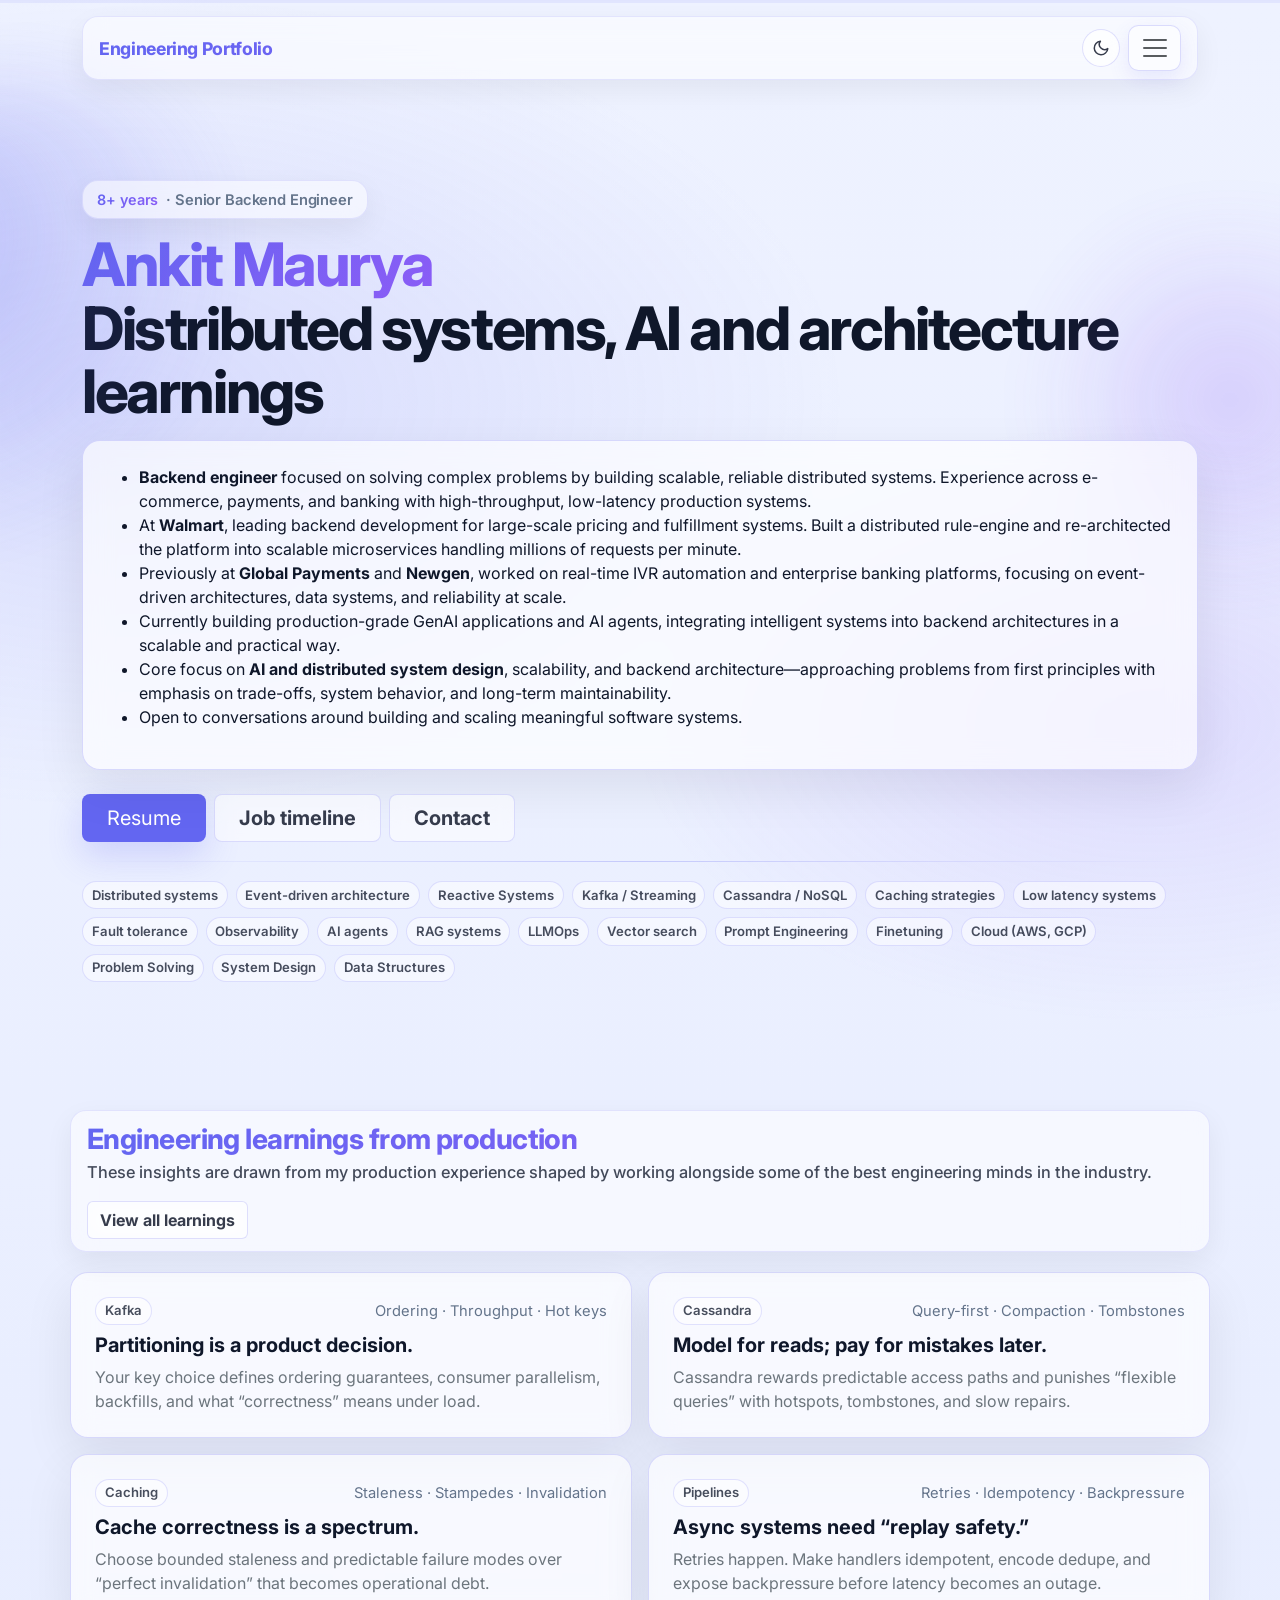
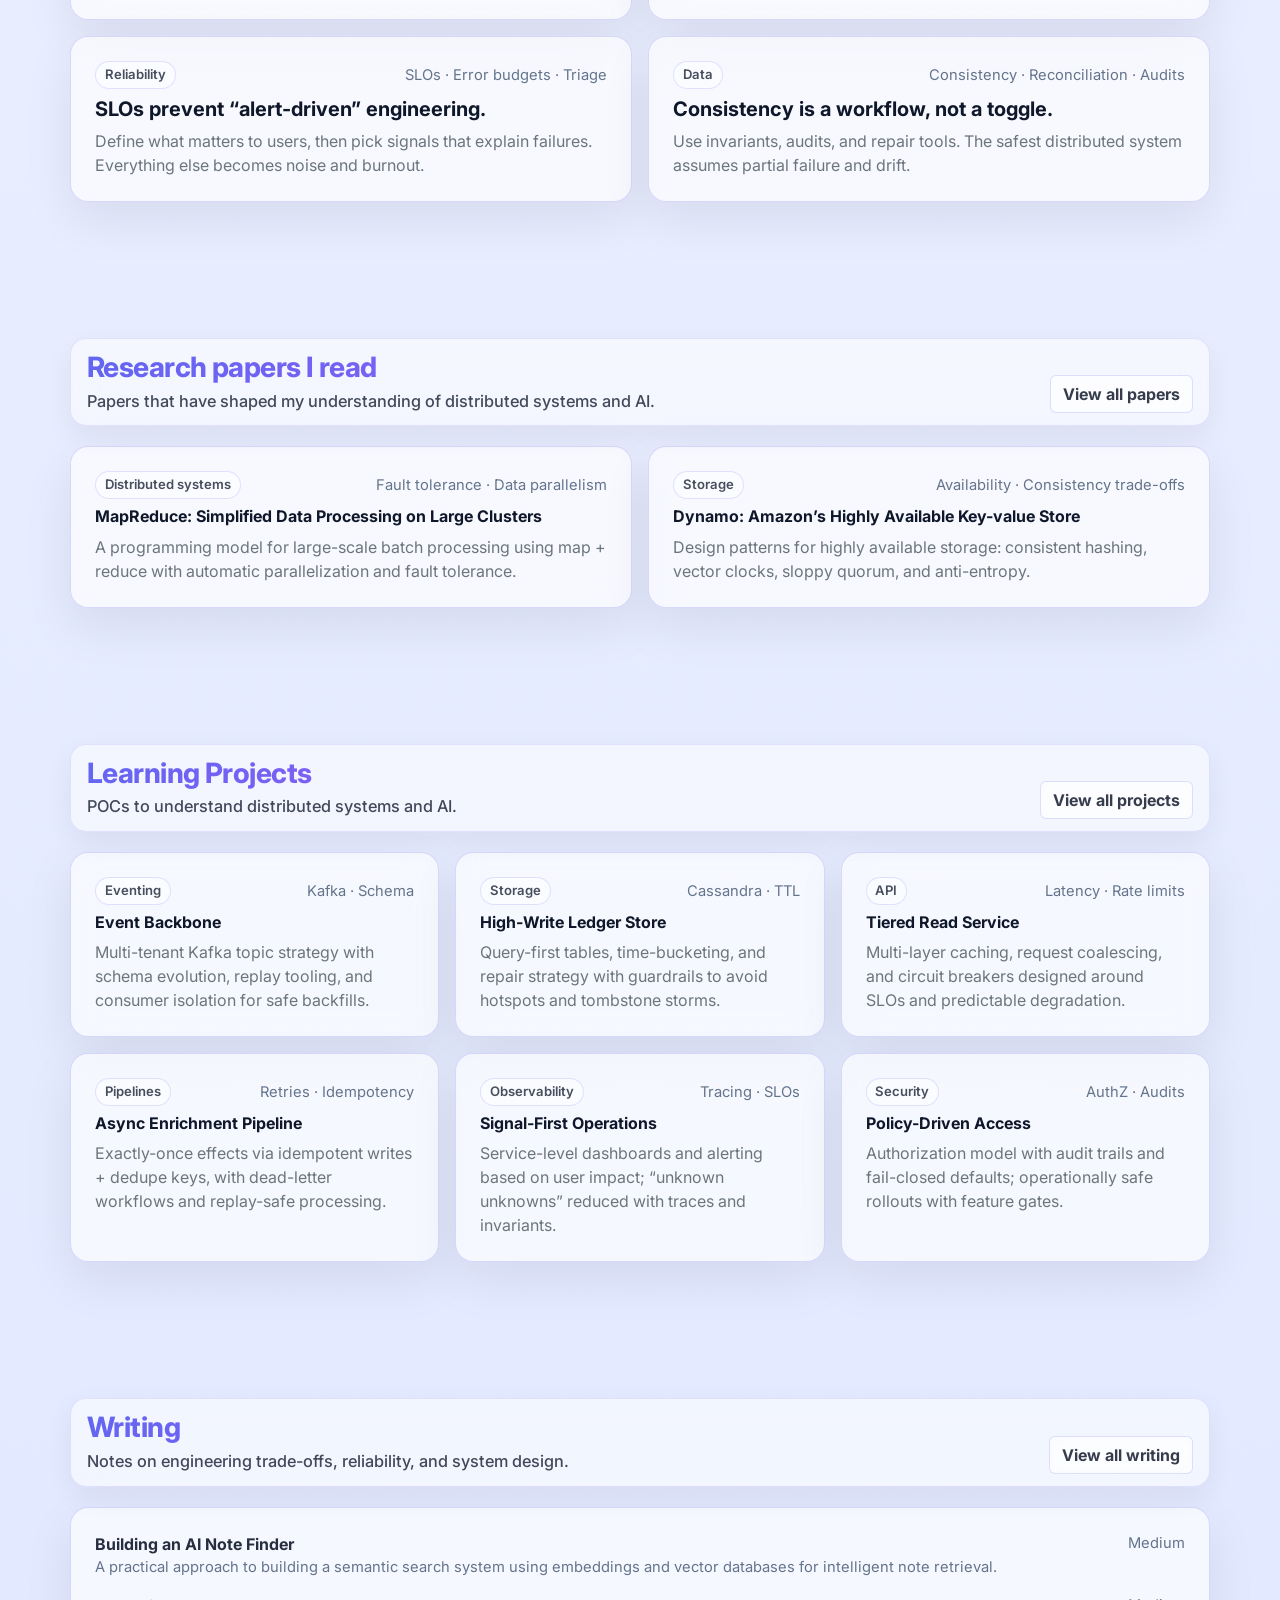
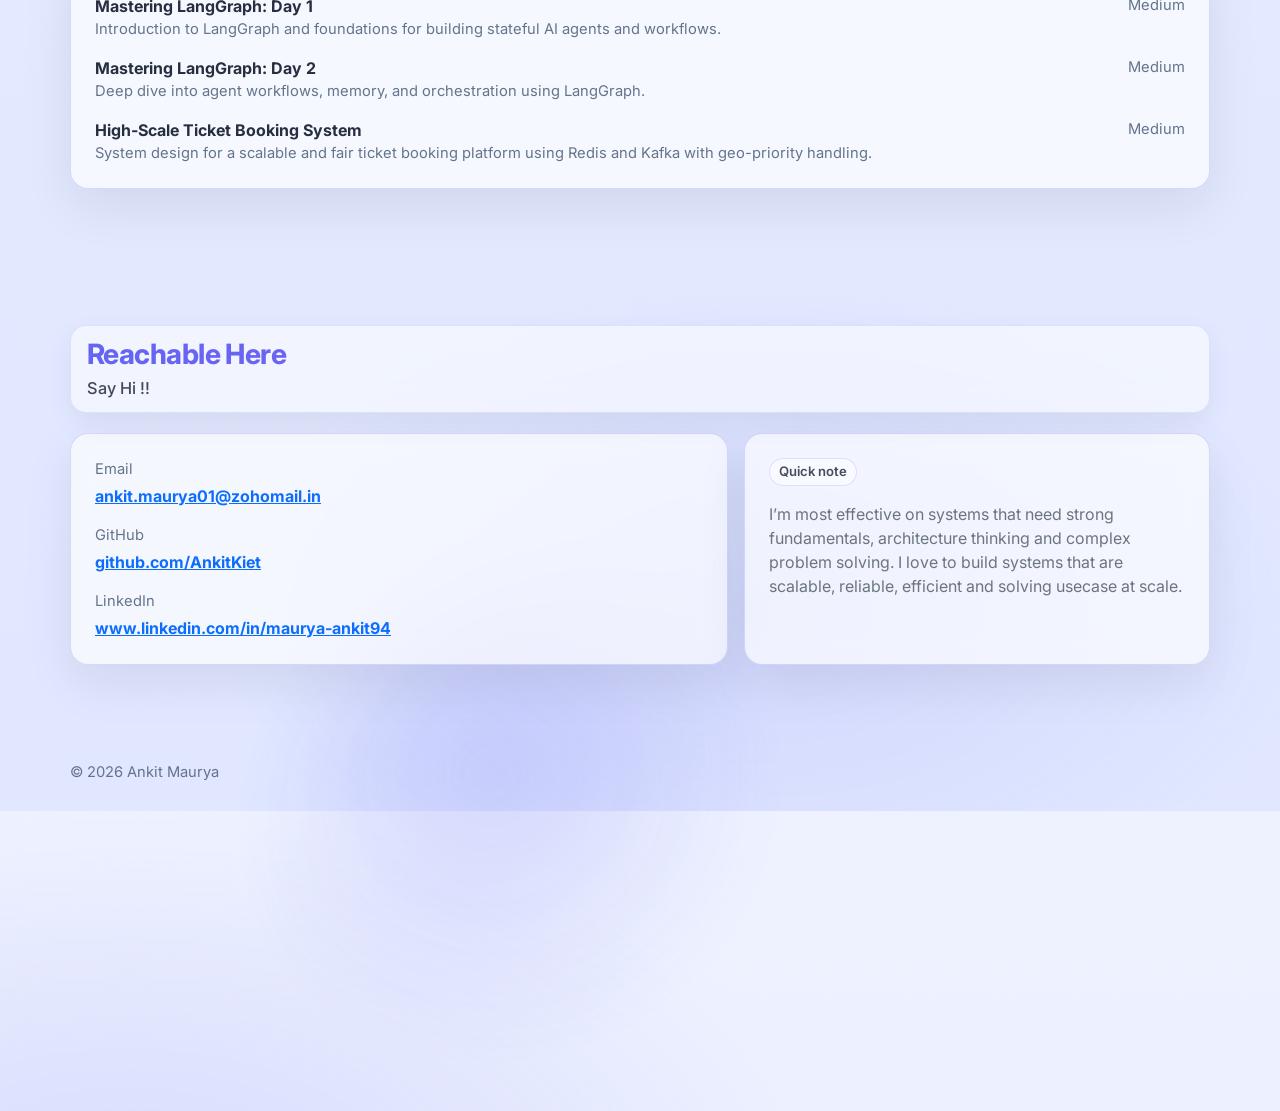
<file: index.html>
<!doctype html>
<html lang="en">
  <head>
    <meta charset="utf-8" />
    <meta name="viewport" content="width=device-width, initial-scale=1" />
    <meta
      name="description"
      content="Senior Backend Engineer portfolio"
    />
    <title>Senior Backend Engineer · Portfolio</title>

    <!-- Inter font -->
    <link rel="preconnect" href="https://fonts.googleapis.com" />
    <link rel="preconnect" href="https://fonts.gstatic.com" crossorigin />
    <link
      href="https://fonts.googleapis.com/css2?family=Inter:wght@400;500;600;700&display=swap"
      rel="stylesheet"
    />

    <!-- Bootstrap 5 -->
    <link
      href="https://cdn.jsdelivr.net/npm/bootstrap@5.3.3/dist/css/bootstrap.min.css"
      rel="stylesheet"
      integrity="sha384-QWTKZyjpPEjISv5WaRU9OFeRpok6YctnYmDr5pNlyT2bRjXh0JMhjY6hW+ALEwIH"
      crossorigin="anonymous"
    />

    <link rel="stylesheet" href="assets/styles.css" />
  </head>
  <body>
    <div class="page">
      <div class="blob blob-1"></div>
      <div class="blob blob-2"></div>
      <div class="blob blob-3"></div>

      <div id="siteHeader"></div>

      <main id="top">
        <!-- HERO -->
        <section class="container hero">
          <div class="row align-items-start gy-4">
            <div class="col-lg-12">
              <span class="kicker">
                <span class="grad-text">8+ years</span>
                <span class="meta">· Senior Backend Engineer</span>
              </span>
              <h1 class="headline">
                <span class="grad-text">Ankit Maurya</span>
                <span class="dev-status-badge">
                  <span class="status-dot"></span> System online. <a href="mailto:ankit.maurya01@zohomail.in" style="color: inherit; text-decoration: underline;">Hire Me.</a>
                </span>
                <br />
                Distributed systems, AI and architecture learnings
              </h1>
              <div class="bio glass-card p-4 mt-3">

                <ul class="bio-list">
              
                  <li>
                    <strong>Backend engineer</strong> focused on solving complex problems by building
                    scalable, reliable <span class="highlight">distributed systems</span>.
                    Experience across e-commerce, payments, and banking with high-throughput,
                    low-latency production systems.
                  </li>
              
                  <li>
                    At <strong>Walmart</strong>, leading backend development for large-scale pricing
                    and fulfillment systems. Built a distributed rule-engine and re-architected
                    the platform into scalable microservices handling
                    <span class="highlight">millions of requests per minute</span>.
                  </li>
              
                  <li>
                    Previously at <strong>Global Payments</strong> and <strong>Newgen</strong>,
                    worked on real-time IVR automation and enterprise banking platforms,
                    focusing on event-driven architectures, data systems, and reliability at scale.
                  </li>
              
                  <li>
                    Currently building <span class="highlight">production-grade GenAI applications</span>
                    and <span class="highlight">AI agents</span>, integrating intelligent systems into
                    backend architectures in a scalable and practical way.
                  </li>
              
                  <li>
                    Core focus on <strong>AI and distributed system design</strong>, scalability, and backend
                    architecture—approaching problems from first principles with emphasis on
                    trade-offs, system behavior, and long-term maintainability.
                  </li>
              
                  <li>
                    Open to conversations around building and scaling meaningful software systems.
                  </li>
              
                </ul>
              
              </div>

              <div class="d-flex flex-wrap gap-2 mt-4">
                <button class="btn btn-primary btn-lg px-4" type="button" data-bs-toggle="modal" data-bs-target="#modalResume" aria-haspopup="dialog" aria-controls="modalResume">
                  Resume
                </button>
                <button class="btn btn-ghost btn-lg px-4" type="button" data-bs-toggle="modal" data-bs-target="#modalTimeline">
                  Job timeline
                </button>
                <a class="btn btn-ghost btn-lg px-4" href="#contact">Contact</a>
              </div>

              <div class="divider"></div>

              <div class="d-flex flex-wrap gap-2">
                <span class="chip">Distributed systems</span>
                <span class="chip">Event-driven architecture</span>
                <span class="chip">Reactive Systems</span>
                <span class="chip">Kafka / Streaming</span>
                <span class="chip">Cassandra / NoSQL</span>
                <span class="chip">Caching strategies</span>
                <span class="chip">Low latency systems</span>
                <span class="chip">Fault tolerance</span>
                <span class="chip">Observability</span>
                <span class="chip">AI agents</span>
                <span class="chip">RAG systems</span>
                <span class="chip">LLMOps</span>
                <span class="chip">Vector search</span>
                <span class="chip">Prompt Engineering</span>
                <span class="chip">Finetuning</span>
                <span class="chip">Cloud (AWS, GCP)</span>
                <span class="chip">Problem Solving</span>
                <span class="chip">System Design</span>
                <span class="chip">Data Structures</span>
              </div>
            </div>
          </div>
        </section>

        <!-- LEARNINGS (MOST IMPORTANT) -->
        <section id="learnings" class="container section">
          <div class="section-head-sticky">
            <div class="d-flex flex-wrap align-items-end justify-content-between gap-3">
              <div>
                <h2 class="section-title">Engineering learnings from production</h2>
                <p class="section-subtitle">
                  These insights are drawn from my production experience shaped by working alongside some of the best engineering minds in the industry.
                </p>
              </div>
              <a class="btn btn-ghost" href="learnings.html" aria-label="View all learnings (future page)">
                View all learnings
              </a>
            </div>
          </div>

          <div class="row g-3">
            <!-- Learning 1 -->
            <div class="col-12 col-md-6">
              <div
                class="glass-card hover-lift p-4 learning-card h-100"
                role="button"
                tabindex="0"
                data-bs-toggle="modal"
                data-bs-target="#modalKafkaPartitioning"
                aria-label="Open Kafka partitioning modal"
              >
                <div class="d-flex align-items-center justify-content-between gap-2 mb-2">
                  <div class="chip">Kafka</div>
                  <div class="meta">Ordering · Throughput · Hot keys</div>
                </div>
                <h3 class="h5 fw-bold mb-2">Partitioning is a product decision.</h3>
                <p class="mb-0 text-secondary">
                  Your key choice defines ordering guarantees, consumer parallelism, backfills, and what “correctness” means under load.
                </p>
              </div>
            </div>

            <!-- Learning 2 -->
            <div class="col-12 col-md-6">
              <div
                class="glass-card hover-lift p-4 learning-card h-100"
                role="button"
                tabindex="0"
                data-bs-toggle="modal"
                data-bs-target="#modalCassandraModeling"
                aria-label="Open Cassandra modeling modal"
              >
                <div class="d-flex align-items-center justify-content-between gap-2 mb-2">
                  <div class="chip">Cassandra</div>
                  <div class="meta">Query-first · Compaction · Tombstones</div>
                </div>
                <h3 class="h5 fw-bold mb-2">Model for reads; pay for mistakes later.</h3>
                <p class="mb-0 text-secondary">
                  Cassandra rewards predictable access paths and punishes “flexible queries” with hotspots, tombstones, and slow repairs.
                </p>
              </div>
            </div>

            <!-- Learning 3 -->
            <div class="col-12 col-md-6">
              <div
                class="glass-card hover-lift p-4 learning-card h-100"
                role="button"
                tabindex="0"
                data-bs-toggle="modal"
                data-bs-target="#modalCaching"
                aria-label="Open caching strategies modal"
              >
                <div class="d-flex align-items-center justify-content-between gap-2 mb-2">
                  <div class="chip">Caching</div>
                  <div class="meta">Staleness · Stampedes · Invalidation</div>
                </div>
                <h3 class="h5 fw-bold mb-2">Cache correctness is a spectrum.</h3>
                <p class="mb-0 text-secondary">
                  Choose bounded staleness and predictable failure modes over “perfect invalidation” that becomes operational debt.
                </p>
              </div>
            </div>

            <!-- Learning 4 -->
            <div class="col-12 col-md-6">
              <div
                class="glass-card hover-lift p-4 learning-card h-100"
                role="button"
                tabindex="0"
                data-bs-toggle="modal"
                data-bs-target="#modalAsyncPipelines"
                aria-label="Open async pipelines modal"
              >
                <div class="d-flex align-items-center justify-content-between gap-2 mb-2">
                  <div class="chip">Pipelines</div>
                  <div class="meta">Retries · Idempotency · Backpressure</div>
                </div>
                <h3 class="h5 fw-bold mb-2">Async systems need “replay safety.”</h3>
                <p class="mb-0 text-secondary">
                  Retries happen. Make handlers idempotent, encode dedupe, and expose backpressure before latency becomes an outage.
                </p>
              </div>
            </div>

            <!-- Learning 5 -->
            <div class="col-12 col-md-6">
              <div
                class="glass-card hover-lift p-4 learning-card h-100"
                role="button"
                tabindex="0"
                data-bs-toggle="modal"
                data-bs-target="#modalSLOs"
                aria-label="Open SLOs and reliability modal"
              >
                <div class="d-flex align-items-center justify-content-between gap-2 mb-2">
                  <div class="chip">Reliability</div>
                  <div class="meta">SLOs · Error budgets · Triage</div>
                </div>
                <h3 class="h5 fw-bold mb-2">SLOs prevent “alert-driven” engineering.</h3>
                <p class="mb-0 text-secondary">
                  Define what matters to users, then pick signals that explain failures. Everything else becomes noise and burnout.
                </p>
              </div>
            </div>

            <!-- Learning 6 -->
            <div class="col-12 col-md-6">
              <div
                class="glass-card hover-lift p-4 learning-card h-100"
                role="button"
                tabindex="0"
                data-bs-toggle="modal"
                data-bs-target="#modalDataConsistency"
                aria-label="Open data consistency modal"
              >
                <div class="d-flex align-items-center justify-content-between gap-2 mb-2">
                  <div class="chip">Data</div>
                  <div class="meta">Consistency · Reconciliation · Audits</div>
                </div>
                <h3 class="h5 fw-bold mb-2">Consistency is a workflow, not a toggle.</h3>
                <p class="mb-0 text-secondary">
                  Use invariants, audits, and repair tools. The safest distributed system assumes partial failure and drift.
                </p>
              </div>
            </div>
          </div>
        </section>

        <!-- RESEARCH PAPERS -->
        <section id="papers" class="container section">
          <div class="section-head-sticky">
            <div class="d-flex flex-wrap align-items-end justify-content-between gap-3">
              <div>
                <h2 class="section-title">Research papers I read</h2>
                <p class="section-subtitle">
                  Papers that have shaped my understanding of distributed systems and AI.
                </p>
              </div>
              <a class="btn btn-ghost" href="papers.html" aria-label="View all research papers">
                View all papers
              </a>
            </div>
          </div>

          <div id="papersGrid" class="row g-3"></div>
        </section>

        <!-- PROJECTS / SYSTEMS -->
        <section id="projects" class="container section">
          <div class="section-head-sticky">
            <div class="d-flex flex-wrap align-items-end justify-content-between gap-3">
              <div>
                <h2 class="section-title">Learning Projects</h2>
                <p class="section-subtitle">
                  POCs to understand distributed systems and AI.
                </p>
              </div>
              <a class="btn btn-ghost" href="projects.html" aria-label="View all projects and systems">
                View all projects
              </a>
            </div>
          </div>

          <div id="projectsGrid" class="row g-3"></div>
        </section>

        <!-- WRITING -->
        <section id="writing" class="container section">
          <div class="section-head-sticky">
            <div class="d-flex flex-wrap align-items-end justify-content-between gap-3">
              <div>
                <h2 class="section-title">Writing</h2>
                <p class="section-subtitle">Notes on engineering trade-offs, reliability, and system design.</p>
              </div>
              <a class="btn btn-ghost" href="writing.html" aria-label="View all writing">
                View all writing
              </a>
            </div>
          </div>

          <div class="glass-card p-4">
            <div id="writingList" class="list-clean d-grid gap-3"></div>
          </div>
        </section>

        <!-- CONTACT -->
        <section id="contact" class="container section">
          <div class="section-head-sticky">
            <h2 class="section-title">Reachable Here</h2>
            <p class="section-subtitle">Say Hi !!</p>
          </div>

          <div class="row g-3">
            <div class="col-12 col-lg-7">
              <div class="glass-card p-4">
                <div class="d-flex flex-column gap-3">
                  <div>
                    <div class="meta mb-1">Email</div>
                    <a class="fw-bold" href="mailto:ankit.maurya01@zohomail.in">ankit.maurya01@zohomail.in</a>
                  </div>
                  <div>
                    <div class="meta mb-1">GitHub</div>
                    <a class="fw-bold" href="https://github.com/AnkitKiet" target="_blank" rel="noopener">github.com/AnkitKiet</a>
                  </div>
                  <div>
                    <div class="meta mb-1">LinkedIn</div>
                    <a class="fw-bold" href="https://www.linkedin.com/in/maurya-ankit94" target="_blank" rel="noopener">www.linkedin.com/in/maurya-ankit94                   </a>
                  </div>
                </div>
              </div>
            </div>
            <div class="col-12 col-lg-5">
              <div class="glass-card p-4 h-100">
                <div class="chip mb-3">Quick note</div>
                <p class="mb-0 text-secondary">
                  I’m most effective on systems that need strong fundamentals, architecture thinking and complex problem solving. I love to build systems that are scalable, reliable, efficient and solving usecase at scale.
                </p>
              </div>
            </div>
          </div>
        </section>

      </main> 

      <div id="siteFooter"></div>

      <!-- MODALS: Engineering Learnings -->
      <div class="modal fade" id="modalTimeline" tabindex="-1" aria-hidden="true">
        <div class="modal-dialog modal-lg modal-dialog-centered">
          <div class="modal-content">
            <div class="modal-header border-0">
              <div>
                <div class="chip mb-2">Career</div>
                <h3 class="h5 fw-bold mb-0">Job timeline</h3>
              </div>
              <button type="button" class="btn-close" data-bs-dismiss="modal" aria-label="Close"></button>
            </div>
            <div class="modal-body pt-0">
              <p class="text-secondary mb-3">A quick roadmap of roles and domains over time.</p>
              <div class="glass-card p-4 p-md-5">
                <div class="timeline">
                  <div class="timeline-item">
                    <div class="timeline-year">2022 - Present</div>
                    <div class="timeline-dot" aria-hidden="true"></div>
                    <div class="timeline-content">
                      <div class="fw-bold">Walmart</div>
                      <div class="meta">Pricing &amp; fulfillment systems</div>
                    </div>
                  </div>

                  <div class="timeline-item">
                    <div class="timeline-year">2020-2022</div>
                    <div class="timeline-dot" aria-hidden="true"></div>
                    <div class="timeline-content">
                      <div class="fw-bold">Global Payments</div>
                      <div class="meta">IVR automation &amp; event-driven platforms</div>
                    </div>
                  </div>

                  <div class="timeline-item">
                    <div class="timeline-year">2018-2020</div>
                    <div class="timeline-dot" aria-hidden="true"></div>
                    <div class="timeline-content">
                      <div class="fw-bold">Newgen Software</div>
                      <div class="meta">Enterprise banking &amp; workflow systems</div>
                    </div>
                  </div>

                  <div class="timeline-item">
                    <div class="timeline-year">2017-2018</div>
                    <div class="timeline-dot" aria-hidden="true"></div>
                    <div class="timeline-content">
                      <div class="fw-bold">Sports social</div>
                      <div class="meta">(intern)</div>
                    </div>
                  </div>

                  <div class="timeline-item">
                    <div class="timeline-year">2016-2017</div>
                    <div class="timeline-dot" aria-hidden="true"></div>
                    <div class="timeline-content">
                      <div class="fw-bold">Hobby Club</div>
                      <div class="meta">with college</div>
                    </div>
                  </div>
                </div>
              </div>
            </div>
            <div class="modal-footer border-0">
              <button type="button" class="btn btn-ghost" data-bs-dismiss="modal">Close</button>
            </div>
          </div>
        </div>
      </div>

      <div class="modal fade" id="modalResume" tabindex="-1" aria-labelledby="modalResumeTitle" aria-hidden="true">
        <div class="modal-dialog modal-xl modal-dialog-centered">
          <div class="modal-content">
            <div class="modal-header border-0">
              <div>
                <div class="chip mb-2">Profile</div>
                <h3 class="h5 fw-bold mb-0" id="modalResumeTitle">Resume</h3>
              </div>
              <button type="button" class="btn-close" data-bs-dismiss="modal" aria-label="Close"></button>
            </div>
            <div class="modal-body pt-0">
              <p class="text-secondary mb-3">PDF preview (uses your browser’s built-in viewer).</p>
              <div class="glass-card resume-pdf-shell p-0 overflow-hidden">
                <iframe
                  id="resumePdfFrame"
                  class="resume-pdf-frame"
                  title="Ankit Maurya — resume PDF"
                ></iframe>
              </div>
              <p class="text-secondary small mt-3 mb-0">
                If the preview does not appear,
                <a class="fw-semibold" href="assets/Ankit-Maurya.pdf" target="_blank" rel="noopener noreferrer">open the PDF in a new tab</a>.
              </p>
            </div>
            <div class="modal-footer border-0">
              <a class="btn btn-primary" href="assets/Ankit-Maurya.pdf" target="_blank" rel="noopener noreferrer">Open in new tab</a>
              <button type="button" class="btn btn-ghost" data-bs-dismiss="modal">Close</button>
            </div>
          </div>
        </div>
      </div>

      <div class="modal fade" id="modalKafkaPartitioning" tabindex="-1" aria-hidden="true">
        <div class="modal-dialog modal-lg modal-dialog-centered">
          <div class="modal-content">
            <div class="modal-header border-0">
              <div>
                <div class="chip mb-2">Kafka</div>
                <h3 class="h5 fw-bold mb-0">Partitioning is a product decision</h3>
              </div>
              <button type="button" class="btn-close" data-bs-dismiss="modal" aria-label="Close"></button>
            </div>
            <div class="modal-body pt-0">
              <p class="text-secondary mb-3">
                Partitioning determines what you can guarantee (ordering), what you can scale (parallel consumers), and where you’ll
                feel pain (hot keys, replays, migrations).
              </p>
              <div class="glass-card p-3 mb-3">
                <div class="fw-bold mb-2">What I optimize for</div>
                <ul class="mb-0 text-secondary">
                  <li><span class="fw-semibold">Stable keys</span> that align with business invariants (e.g., accountId, orderId).</li>
                  <li><span class="fw-semibold">Hot-key mitigation</span> via bucketing, secondary routing, or load-shedding paths.</li>
                  <li><span class="fw-semibold">Replay-safe consumers</span> with idempotency and deterministic side effects.</li>
                </ul>
              </div>
              <div class="fw-bold mb-2">Trade-offs I communicate early</div>
              <ul class="text-secondary mb-0">
                <li><span class="fw-semibold">Ordering</span> is per-partition, not global.</li>
                <li><span class="fw-semibold">More partitions</span> increases parallelism but raises operational overhead.</li>
                <li><span class="fw-semibold">Key changes</span> are migrations: plan for dual-write/dual-read or re-key backfills.</li>
              </ul>
            </div>
            <div class="modal-footer border-0">
              <button type="button" class="btn btn-ghost" data-bs-dismiss="modal">Close</button>
            </div>
          </div>
        </div>
      </div>

      <div class="modal fade" id="modalCassandraModeling" tabindex="-1" aria-hidden="true">
        <div class="modal-dialog modal-lg modal-dialog-centered">
          <div class="modal-content">
            <div class="modal-header border-0">
              <div>
                <div class="chip mb-2">Cassandra</div>
                <h3 class="h5 fw-bold mb-0">Model for reads; pay for mistakes later</h3>
              </div>
              <button type="button" class="btn-close" data-bs-dismiss="modal" aria-label="Close"></button>
            </div>
            <div class="modal-body pt-0">
              <p class="text-secondary mb-3">
                Cassandra is excellent when your queries are known and stable. It’s unforgiving when you need ad-hoc filtering or when
                your partition strategy creates hotspots.
              </p>
              <div class="glass-card p-3 mb-3">
                <div class="fw-bold mb-2">Rules of thumb that hold up</div>
                <ul class="mb-0 text-secondary">
                  <li><span class="fw-semibold">Design tables per access pattern</span> (denormalize intentionally).</li>
                  <li><span class="fw-semibold">Bound partition size</span> using time buckets or sharding keys.</li>
                  <li><span class="fw-semibold">Watch tombstones</span> (TTL, deletes, and wide rows can silently degrade reads).</li>
                </ul>
              </div>
              <div class="fw-bold mb-2">Operational considerations</div>
              <ul class="text-secondary mb-0">
                <li>Choose compaction and TTL strategy with real traffic profiles.</li>
                <li>Plan repairs and schema evolution as part of delivery, not after.</li>
                <li>Prefer predictable queries over “flexible” ones that break SLOs under peak.</li>
              </ul>
            </div>
            <div class="modal-footer border-0">
              <button type="button" class="btn btn-ghost" data-bs-dismiss="modal">Close</button>
            </div>
          </div>
        </div>
      </div>

      <div class="modal fade" id="modalCaching" tabindex="-1" aria-hidden="true">
        <div class="modal-dialog modal-lg modal-dialog-centered">
          <div class="modal-content">
            <div class="modal-header border-0">
              <div>
                <div class="chip mb-2">Caching</div>
                <h3 class="h5 fw-bold mb-0">Cache correctness is a spectrum</h3>
              </div>
              <button type="button" class="btn-close" data-bs-dismiss="modal" aria-label="Close"></button>
            </div>
            <div class="modal-body pt-0">
              <p class="text-secondary mb-3">
                “Perfect invalidation” is rarely worth it. Mature systems choose a bounded staleness model with explicit failure modes
                and guardrails against stampedes.
              </p>
              <div class="glass-card p-3 mb-3">
                <div class="fw-bold mb-2">Patterns I reach for</div>
                <ul class="mb-0 text-secondary">
                  <li><span class="fw-semibold">Request coalescing</span> to prevent thundering herds on hot items.</li>
                  <li><span class="fw-semibold">Stale-while-revalidate</span> for high-read endpoints with safe freshness windows.</li>
                  <li><span class="fw-semibold">Soft TTL + hard TTL</span> to control staleness and bound worst-case misses.</li>
                </ul>
              </div>
              <div class="fw-bold mb-2">Where teams get surprised</div>
              <ul class="text-secondary mb-0">
                <li>Cache outages can be worse than DB outages if clients don’t degrade gracefully.</li>
                <li>Invalidation storms are write amplification—rate limit and batch where possible.</li>
                <li>Measure hit rate by key cohort (not just global) to find pathological traffic.</li>
              </ul>
            </div>
            <div class="modal-footer border-0">
              <button type="button" class="btn btn-ghost" data-bs-dismiss="modal">Close</button>
            </div>
          </div>
        </div>
      </div>

      <div class="modal fade" id="modalAsyncPipelines" tabindex="-1" aria-hidden="true">
        <div class="modal-dialog modal-lg modal-dialog-centered">
          <div class="modal-content">
            <div class="modal-header border-0">
              <div>
                <div class="chip mb-2">Async pipelines</div>
                <h3 class="h5 fw-bold mb-0">Async systems need “replay safety”</h3>
              </div>
              <button type="button" class="btn-close" data-bs-dismiss="modal" aria-label="Close"></button>
            </div>
            <div class="modal-body pt-0">
              <p class="text-secondary mb-3">
                Once you introduce queues and retries, duplicate processing is normal. The goal is not preventing duplicates—it’s
                making duplicates safe and observable.
              </p>
              <div class="glass-card p-3 mb-3">
                <div class="fw-bold mb-2">Baseline design</div>
                <ul class="mb-0 text-secondary">
                  <li><span class="fw-semibold">Idempotency keys</span> at boundaries (API → topic, topic → DB, DB → downstream).</li>
                  <li><span class="fw-semibold">Deterministic handlers</span> so replay produces the same side effects.</li>
                  <li><span class="fw-semibold">Backpressure signals</span> (queue depth, lag, saturation) tied to SLOs.</li>
                </ul>
              </div>
              <div class="fw-bold mb-2">Operational maturity</div>
              <ul class="text-secondary mb-0">
                <li>Dead-letter queues with a human workflow (reprocess, drop, or compensate).</li>
                <li>Replay tooling that’s safe by default (rate-limited, scoped, and auditable).</li>
                <li>Retries tuned by failure domain (timeouts vs. validation vs. downstream limits).</li>
              </ul>
            </div>
            <div class="modal-footer border-0">
              <button type="button" class="btn btn-ghost" data-bs-dismiss="modal">Close</button>
            </div>
          </div>
        </div>
      </div>

      <div class="modal fade" id="modalSLOs" tabindex="-1" aria-hidden="true">
        <div class="modal-dialog modal-lg modal-dialog-centered">
          <div class="modal-content">
            <div class="modal-header border-0">
              <div>
                <div class="chip mb-2">Reliability</div>
                <h3 class="h5 fw-bold mb-0">SLOs prevent “alert-driven” engineering</h3>
              </div>
              <button type="button" class="btn-close" data-bs-dismiss="modal" aria-label="Close"></button>
            </div>
            <div class="modal-body pt-0">
              <p class="text-secondary mb-3">
                Mature teams don’t chase every spike. They define user-visible success and allocate engineering time with error budgets.
              </p>
              <div class="glass-card p-3 mb-3">
                <div class="fw-bold mb-2">What works in practice</div>
                <ul class="mb-0 text-secondary">
                  <li><span class="fw-semibold">Define SLIs</span> users care about (success rate, latency, freshness).</li>
                  <li><span class="fw-semibold">Map alerts</span> to actions (who responds, what changes, and what’s the playbook).</li>
                  <li><span class="fw-semibold">Use budgets</span> to decide when to pause feature work and pay down reliability debt.</li>
                </ul>
              </div>
              <div class="fw-bold mb-2">Avoid these traps</div>
              <ul class="text-secondary mb-0">
                <li>Alerting on symptoms without context (CPU high) instead of impact (requests failing).</li>
                <li>Dashboards without ownership—every chart should answer a question.</li>
                <li>“One size fits all” thresholds—different endpoints have different risk profiles.</li>
              </ul>
            </div>
            <div class="modal-footer border-0">
              <button type="button" class="btn btn-ghost" data-bs-dismiss="modal">Close</button>
            </div>
          </div>
        </div>
      </div>

      <div class="modal fade" id="modalDataConsistency" tabindex="-1" aria-hidden="true">
        <div class="modal-dialog modal-lg modal-dialog-centered">
          <div class="modal-content">
            <div class="modal-header border-0">
              <div>
                <div class="chip mb-2">Data consistency</div>
                <h3 class="h5 fw-bold mb-0">Consistency is a workflow, not a toggle</h3>
              </div>
              <button type="button" class="btn-close" data-bs-dismiss="modal" aria-label="Close"></button>
            </div>
            <div class="modal-body pt-0">
              <p class="text-secondary mb-3">
                Distributed systems drift. The safest approach is designing for detection and repair: invariants, audits, and
                reconciliation loops.
              </p>
              <div class="glass-card p-3 mb-3">
                <div class="fw-bold mb-2">Practical toolkit</div>
                <ul class="mb-0 text-secondary">
                  <li><span class="fw-semibold">Invariants</span> (e.g., totals, monotonic states) that can be verified continuously.</li>
                  <li><span class="fw-semibold">Audit logs</span> that allow replay and explainability during incidents.</li>
                  <li><span class="fw-semibold">Reconciliation</span> jobs that repair missed writes and correct drift safely.</li>
                </ul>
              </div>
              <div class="fw-bold mb-2">Trade-offs I make explicit</div>
              <ul class="text-secondary mb-0">
                <li>When strong consistency is required, constrain scope and keep failure domains small.</li>
                <li>For eventual consistency, define freshness windows and user expectations clearly.</li>
                <li>Prefer safe, observable compensations over hidden “best effort” behaviors.</li>
              </ul>
            </div>
            <div class="modal-footer border-0">
              <button type="button" class="btn btn-ghost" data-bs-dismiss="modal">Close</button>
            </div>
          </div>
        </div>
      </div>
    </div>

    <!-- MODALS: Papers + Projects (rendered by JS) -->
    <div id="papersModals"></div>
    <div id="projectsModals"></div>

    <script
      src="https://cdn.jsdelivr.net/npm/bootstrap@5.3.3/dist/js/bootstrap.bundle.min.js"
      integrity="sha384-YvpcrYf0tY3lHB60NNkmXc5s9fDVZLESaAA55NDzOxhy9GkcIdslK1eN7N6jIeHz"
      crossorigin="anonymous"
    ></script>
    <script src="assets/papers.js"></script>
    <script src="assets/projects.js"></script>
    <script src="assets/writing.js"></script>
    <script src="assets/layout.js" defer></script>
    <script src="assets/scroll-ui.js" defer></script>
    <script src="assets/app.js"></script>
  </body>
</html>
</file>
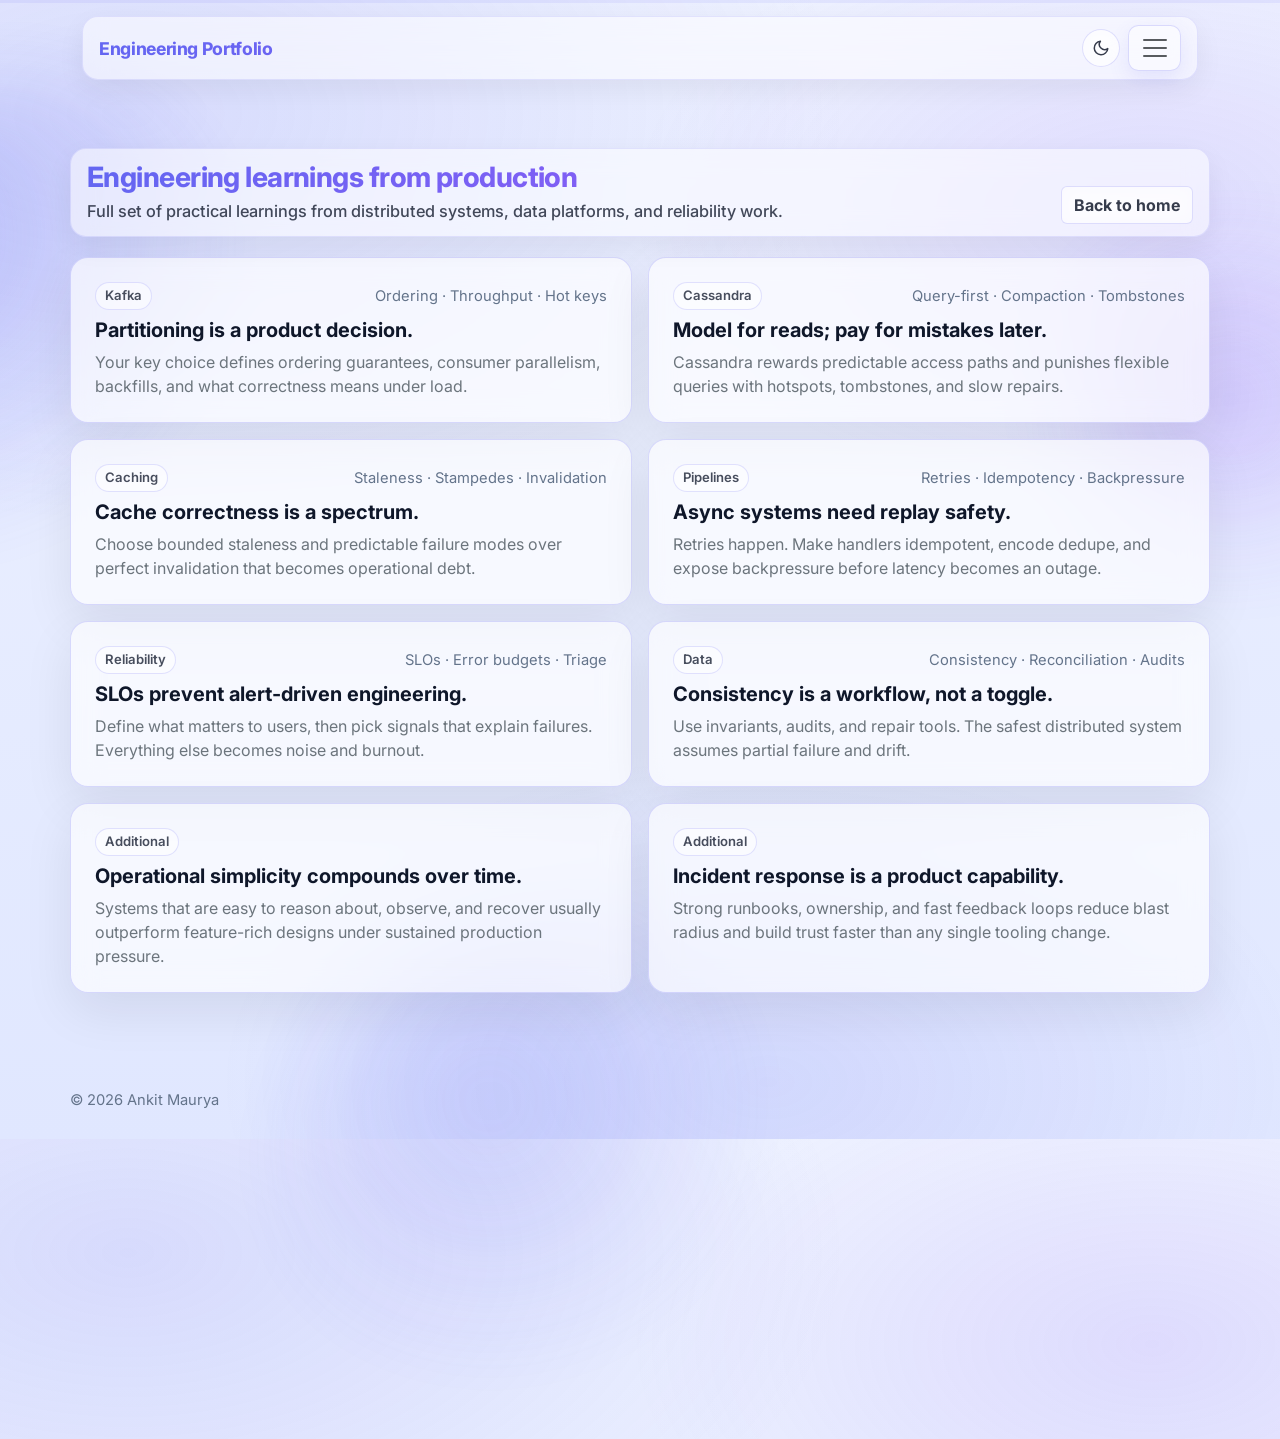
<file: learnings.html>
<!doctype html>
<html lang="en">
  <head>
    <meta charset="utf-8" />
    <meta name="viewport" content="width=device-width, initial-scale=1" />
    <meta name="description" content="Engineering learnings from production systems." />
    <title>Engineering Learnings · Portfolio</title>

    <link rel="preconnect" href="https://fonts.googleapis.com" />
    <link rel="preconnect" href="https://fonts.gstatic.com" crossorigin />
    <link
      href="https://fonts.googleapis.com/css2?family=Inter:wght@400;500;600;700&display=swap"
      rel="stylesheet"
    />
    <link
      href="https://cdn.jsdelivr.net/npm/bootstrap@5.3.3/dist/css/bootstrap.min.css"
      rel="stylesheet"
      integrity="sha384-QWTKZyjpPEjISv5WaRU9OFeRpok6YctnYmDr5pNlyT2bRjXh0JMhjY6hW+ALEwIH"
      crossorigin="anonymous"
    />
    <link rel="stylesheet" href="assets/styles.css" />
  </head>
  <body>
    <div class="page">
      <div class="blob blob-1"></div>
      <div class="blob blob-2"></div>
      <div class="blob blob-3"></div>

      <div id="siteHeader"></div>

      <main id="top">
        <section id="learnings" class="container section">
          <div class="section-head-sticky">
            <div class="d-flex flex-wrap align-items-end justify-content-between gap-3">
              <div>
                <h1 class="section-title">Engineering learnings from production</h1>
                <p class="section-subtitle">
                  Full set of practical learnings from distributed systems, data platforms, and reliability work.
                </p>
              </div>
              <a class="btn btn-ghost" href="index.html#learnings">Back to home</a>
            </div>
          </div>

          <div class="row g-3">
            <div class="col-12 col-md-6">
              <div class="glass-card hover-lift p-4 learning-card h-100" role="button" tabindex="0" data-bs-toggle="modal" data-bs-target="#modalKafkaPartitioning" aria-label="Open Kafka partitioning modal">
                <div class="d-flex align-items-center justify-content-between gap-2 mb-2">
                  <div class="chip">Kafka</div>
                  <div class="meta">Ordering · Throughput · Hot keys</div>
                </div>
                <h3 class="h5 fw-bold mb-2">Partitioning is a product decision.</h3>
                <p class="mb-0 text-secondary">Your key choice defines ordering guarantees, consumer parallelism, backfills, and what correctness means under load.</p>
              </div>
            </div>
            <div class="col-12 col-md-6">
              <div class="glass-card hover-lift p-4 learning-card h-100" role="button" tabindex="0" data-bs-toggle="modal" data-bs-target="#modalCassandraModeling" aria-label="Open Cassandra modeling modal">
                <div class="d-flex align-items-center justify-content-between gap-2 mb-2">
                  <div class="chip">Cassandra</div>
                  <div class="meta">Query-first · Compaction · Tombstones</div>
                </div>
                <h3 class="h5 fw-bold mb-2">Model for reads; pay for mistakes later.</h3>
                <p class="mb-0 text-secondary">Cassandra rewards predictable access paths and punishes flexible queries with hotspots, tombstones, and slow repairs.</p>
              </div>
            </div>
            <div class="col-12 col-md-6">
              <div class="glass-card hover-lift p-4 learning-card h-100" role="button" tabindex="0" data-bs-toggle="modal" data-bs-target="#modalCaching" aria-label="Open caching strategies modal">
                <div class="d-flex align-items-center justify-content-between gap-2 mb-2">
                  <div class="chip">Caching</div>
                  <div class="meta">Staleness · Stampedes · Invalidation</div>
                </div>
                <h3 class="h5 fw-bold mb-2">Cache correctness is a spectrum.</h3>
                <p class="mb-0 text-secondary">Choose bounded staleness and predictable failure modes over perfect invalidation that becomes operational debt.</p>
              </div>
            </div>
            <div class="col-12 col-md-6">
              <div class="glass-card hover-lift p-4 learning-card h-100" role="button" tabindex="0" data-bs-toggle="modal" data-bs-target="#modalAsyncPipelines" aria-label="Open async pipelines modal">
                <div class="d-flex align-items-center justify-content-between gap-2 mb-2">
                  <div class="chip">Pipelines</div>
                  <div class="meta">Retries · Idempotency · Backpressure</div>
                </div>
                <h3 class="h5 fw-bold mb-2">Async systems need replay safety.</h3>
                <p class="mb-0 text-secondary">Retries happen. Make handlers idempotent, encode dedupe, and expose backpressure before latency becomes an outage.</p>
              </div>
            </div>
            <div class="col-12 col-md-6">
              <div class="glass-card hover-lift p-4 learning-card h-100" role="button" tabindex="0" data-bs-toggle="modal" data-bs-target="#modalSLOs" aria-label="Open SLOs and reliability modal">
                <div class="d-flex align-items-center justify-content-between gap-2 mb-2">
                  <div class="chip">Reliability</div>
                  <div class="meta">SLOs · Error budgets · Triage</div>
                </div>
                <h3 class="h5 fw-bold mb-2">SLOs prevent alert-driven engineering.</h3>
                <p class="mb-0 text-secondary">Define what matters to users, then pick signals that explain failures. Everything else becomes noise and burnout.</p>
              </div>
            </div>
            <div class="col-12 col-md-6">
              <div class="glass-card hover-lift p-4 learning-card h-100" role="button" tabindex="0" data-bs-toggle="modal" data-bs-target="#modalDataConsistency" aria-label="Open data consistency modal">
                <div class="d-flex align-items-center justify-content-between gap-2 mb-2">
                  <div class="chip">Data</div>
                  <div class="meta">Consistency · Reconciliation · Audits</div>
                </div>
                <h3 class="h5 fw-bold mb-2">Consistency is a workflow, not a toggle.</h3>
                <p class="mb-0 text-secondary">Use invariants, audits, and repair tools. The safest distributed system assumes partial failure and drift.</p>
              </div>
            </div>

            <div class="col-12 col-md-6">
              <div class="glass-card p-4 h-100">
                <div class="chip mb-2">Additional</div>
                <h3 class="h5 fw-bold mb-2">Operational simplicity compounds over time.</h3>
                <p class="mb-0 text-secondary">Systems that are easy to reason about, observe, and recover usually outperform feature-rich designs under sustained production pressure.</p>
              </div>
            </div>
            <div class="col-12 col-md-6">
              <div class="glass-card p-4 h-100">
                <div class="chip mb-2">Additional</div>
                <h3 class="h5 fw-bold mb-2">Incident response is a product capability.</h3>
                <p class="mb-0 text-secondary">Strong runbooks, ownership, and fast feedback loops reduce blast radius and build trust faster than any single tooling change.</p>
              </div>
            </div>
          </div>
        </section>
      </main>

      <div id="siteFooter"></div>

      <div class="modal fade" id="modalKafkaPartitioning" tabindex="-1" aria-hidden="true">
        <div class="modal-dialog modal-lg modal-dialog-centered">
          <div class="modal-content">
            <div class="modal-header border-0">
              <div><div class="chip mb-2">Kafka</div><h3 class="h5 fw-bold mb-0">Partitioning is a product decision</h3></div>
              <button type="button" class="btn-close" data-bs-dismiss="modal" aria-label="Close"></button>
            </div>
            <div class="modal-body pt-0">
              <p class="text-secondary mb-0">Partitioning determines what you can guarantee (ordering), what you can scale (parallel consumers), and where you will feel pain (hot keys, replays, migrations).</p>
            </div>
            <div class="modal-footer border-0"><button type="button" class="btn btn-ghost" data-bs-dismiss="modal">Close</button></div>
          </div>
        </div>
      </div>
      <div class="modal fade" id="modalCassandraModeling" tabindex="-1" aria-hidden="true">
        <div class="modal-dialog modal-lg modal-dialog-centered">
          <div class="modal-content">
            <div class="modal-header border-0">
              <div><div class="chip mb-2">Cassandra</div><h3 class="h5 fw-bold mb-0">Model for reads; pay for mistakes later</h3></div>
              <button type="button" class="btn-close" data-bs-dismiss="modal" aria-label="Close"></button>
            </div>
            <div class="modal-body pt-0"><p class="text-secondary mb-0">Cassandra is excellent when your queries are known and stable. It is unforgiving when you need ad-hoc filtering or when partition strategy creates hotspots.</p></div>
            <div class="modal-footer border-0"><button type="button" class="btn btn-ghost" data-bs-dismiss="modal">Close</button></div>
          </div>
        </div>
      </div>
      <div class="modal fade" id="modalCaching" tabindex="-1" aria-hidden="true">
        <div class="modal-dialog modal-lg modal-dialog-centered">
          <div class="modal-content">
            <div class="modal-header border-0">
              <div><div class="chip mb-2">Caching</div><h3 class="h5 fw-bold mb-0">Cache correctness is a spectrum</h3></div>
              <button type="button" class="btn-close" data-bs-dismiss="modal" aria-label="Close"></button>
            </div>
            <div class="modal-body pt-0"><p class="text-secondary mb-0">Perfect invalidation is rarely worth it. Mature systems choose bounded staleness with explicit failure modes and guardrails against stampedes.</p></div>
            <div class="modal-footer border-0"><button type="button" class="btn btn-ghost" data-bs-dismiss="modal">Close</button></div>
          </div>
        </div>
      </div>
      <div class="modal fade" id="modalAsyncPipelines" tabindex="-1" aria-hidden="true">
        <div class="modal-dialog modal-lg modal-dialog-centered">
          <div class="modal-content">
            <div class="modal-header border-0">
              <div><div class="chip mb-2">Async pipelines</div><h3 class="h5 fw-bold mb-0">Async systems need replay safety</h3></div>
              <button type="button" class="btn-close" data-bs-dismiss="modal" aria-label="Close"></button>
            </div>
            <div class="modal-body pt-0"><p class="text-secondary mb-0">Once you introduce queues and retries, duplicate processing is normal. The goal is making duplicates safe and observable.</p></div>
            <div class="modal-footer border-0"><button type="button" class="btn btn-ghost" data-bs-dismiss="modal">Close</button></div>
          </div>
        </div>
      </div>
      <div class="modal fade" id="modalSLOs" tabindex="-1" aria-hidden="true">
        <div class="modal-dialog modal-lg modal-dialog-centered">
          <div class="modal-content">
            <div class="modal-header border-0">
              <div><div class="chip mb-2">Reliability</div><h3 class="h5 fw-bold mb-0">SLOs prevent alert-driven engineering</h3></div>
              <button type="button" class="btn-close" data-bs-dismiss="modal" aria-label="Close"></button>
            </div>
            <div class="modal-body pt-0"><p class="text-secondary mb-0">Define user-visible success, map alerts to actions, and use error budgets to allocate engineering time intentionally.</p></div>
            <div class="modal-footer border-0"><button type="button" class="btn btn-ghost" data-bs-dismiss="modal">Close</button></div>
          </div>
        </div>
      </div>
      <div class="modal fade" id="modalDataConsistency" tabindex="-1" aria-hidden="true">
        <div class="modal-dialog modal-lg modal-dialog-centered">
          <div class="modal-content">
            <div class="modal-header border-0">
              <div><div class="chip mb-2">Data consistency</div><h3 class="h5 fw-bold mb-0">Consistency is a workflow, not a toggle</h3></div>
              <button type="button" class="btn-close" data-bs-dismiss="modal" aria-label="Close"></button>
            </div>
            <div class="modal-body pt-0"><p class="text-secondary mb-0">Distributed systems drift. Design for detection and repair with invariants, audits, and reconciliation loops.</p></div>
            <div class="modal-footer border-0"><button type="button" class="btn btn-ghost" data-bs-dismiss="modal">Close</button></div>
          </div>
        </div>
      </div>
    </div>

    <script
      src="https://cdn.jsdelivr.net/npm/bootstrap@5.3.3/dist/js/bootstrap.bundle.min.js"
      integrity="sha384-YvpcrYf0tY3lHB60NNkmXc5s9fDVZLESaAA55NDzOxhy9GkcIdslK1eN7N6jIeHz"
      crossorigin="anonymous"
    ></script>
    <script src="assets/layout.js" defer></script>
    <script src="assets/scroll-ui.js" defer></script>
    <script src="assets/app.js"></script>
  </body>
</html>
</file>
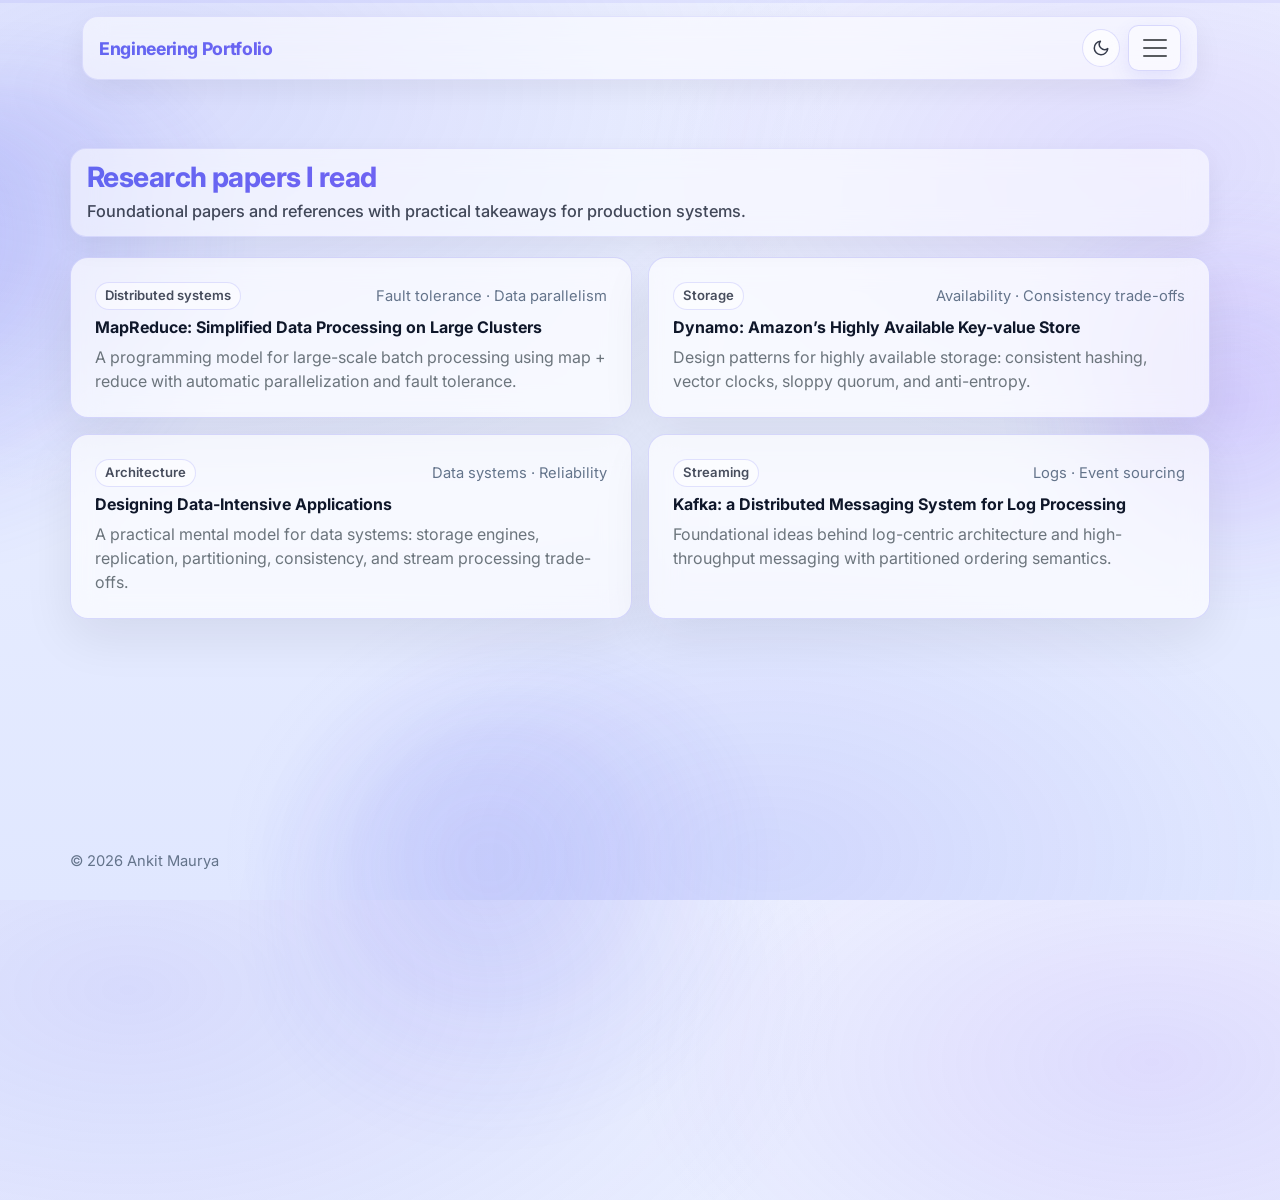
<file: papers.html>
<!doctype html>
<html lang="en">
  <head>
    <meta charset="utf-8" />
    <meta name="viewport" content="width=device-width, initial-scale=1" />
    <meta
      name="description"
      content="Research papers that shaped my understanding of distributed systems and AI."
    />
    <title>Research Papers · Portfolio</title>

    <link rel="preconnect" href="https://fonts.googleapis.com" />
    <link rel="preconnect" href="https://fonts.gstatic.com" crossorigin />
    <link
      href="https://fonts.googleapis.com/css2?family=Inter:wght@400;500;600;700&display=swap"
      rel="stylesheet"
    />
    <link
      href="https://cdn.jsdelivr.net/npm/bootstrap@5.3.3/dist/css/bootstrap.min.css"
      rel="stylesheet"
      integrity="sha384-QWTKZyjpPEjISv5WaRU9OFeRpok6YctnYmDr5pNlyT2bRjXh0JMhjY6hW+ALEwIH"
      crossorigin="anonymous"
    />

    <link rel="stylesheet" href="assets/styles.css" />
  </head>
  <body>
    <div class="page">
      <div class="blob blob-1"></div>
      <div class="blob blob-2"></div>
      <div class="blob blob-3"></div>

      <div id="siteHeader"></div>

      <main id="top">
        <section id="papers" class="container section">
          <div class="section-head-sticky">
            <h1 class="section-title">Research papers I read</h1>
            <p class="section-subtitle">
              Foundational papers and references with practical takeaways for production systems.
            </p>
          </div>
          <div id="papersGrid" class="row g-3"></div>
        </section>
      </main>

      <div id="siteFooter"></div>
    </div>

    <div id="papersModals"></div>

    <script
      src="https://cdn.jsdelivr.net/npm/bootstrap@5.3.3/dist/js/bootstrap.bundle.min.js"
      integrity="sha384-YvpcrYf0tY3lHB60NNkmXc5s9fDVZLESaAA55NDzOxhy9GkcIdslK1eN7N6jIeHz"
      crossorigin="anonymous"
    ></script>
    <script src="assets/papers.js"></script>
    <script src="assets/layout.js" defer></script>
    <script src="assets/scroll-ui.js" defer></script>
    <script src="assets/app.js"></script>
  </body>
</html>
</file>
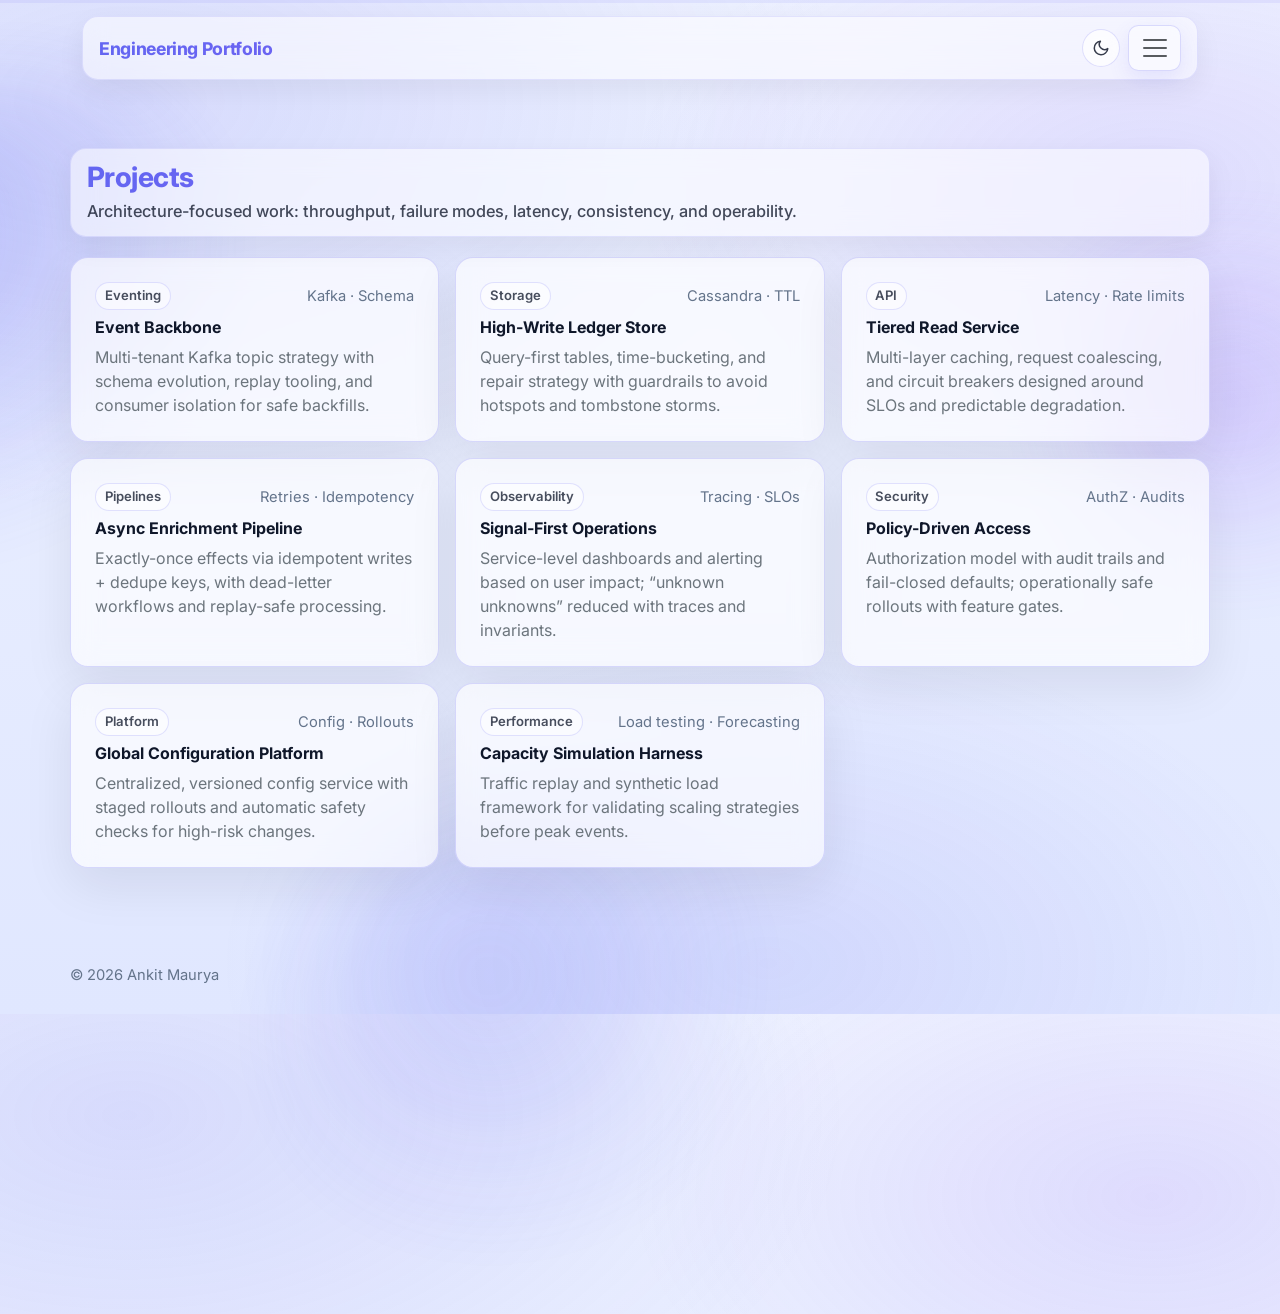
<file: projects.html>
<!doctype html>
<html lang="en">
  <head>
    <meta charset="utf-8" />
    <meta name="viewport" content="width=device-width, initial-scale=1" />
    <meta
      name="description"
      content="Projects — architecture, reliability, operability, and performance learnings."
    />
    <title>Projects · Portfolio</title>

    <!-- Inter font -->
    <link rel="preconnect" href="https://fonts.googleapis.com" />
    <link rel="preconnect" href="https://fonts.gstatic.com" crossorigin />
    <link
      href="https://fonts.googleapis.com/css2?family=Inter:wght@400;500;600;700&display=swap"
      rel="stylesheet"
    />

    <!-- Bootstrap 5 -->
    <link
      href="https://cdn.jsdelivr.net/npm/bootstrap@5.3.3/dist/css/bootstrap.min.css"
      rel="stylesheet"
      integrity="sha384-QWTKZyjpPEjISv5WaRU9OFeRpok6YctnYmDr5pNlyT2bRjXh0JMhjY6hW+ALEwIH"
      crossorigin="anonymous"
    />

    <link rel="stylesheet" href="assets/styles.css" />
  </head>
  <body>
    <div class="page">
      <div class="blob blob-1"></div>
      <div class="blob blob-2"></div>
      <div class="blob blob-3"></div>

      <div id="siteHeader"></div>

      <main id="top">
        <section id="projects" class="container section">
          <div class="section-head-sticky">
            <h1 class="section-title">Projects</h1>
            <p class="section-subtitle">
              Architecture-focused work: throughput, failure modes, latency, consistency, and operability.
            </p>
          </div>

          <div id="projectsGrid" class="row g-3"></div>
        </section>
      </main>

      <div id="siteFooter"></div>
    </div>

    <!-- MODALS: Projects (rendered by JS) -->
    <div id="projectsModals"></div>

    <script
      src="https://cdn.jsdelivr.net/npm/bootstrap@5.3.3/dist/js/bootstrap.bundle.min.js"
      integrity="sha384-YvpcrYf0tY3lHB60NNkmXc5s9fDVZLESaAA55NDzOxhy9GkcIdslK1eN7N6jIeHz"
      crossorigin="anonymous"
    ></script>
    <script src="assets/projects.js"></script>
    <script src="assets/layout.js" defer></script>
    <script src="assets/scroll-ui.js" defer></script>
    <script src="assets/app.js"></script>
  </body>
</html>
</file>
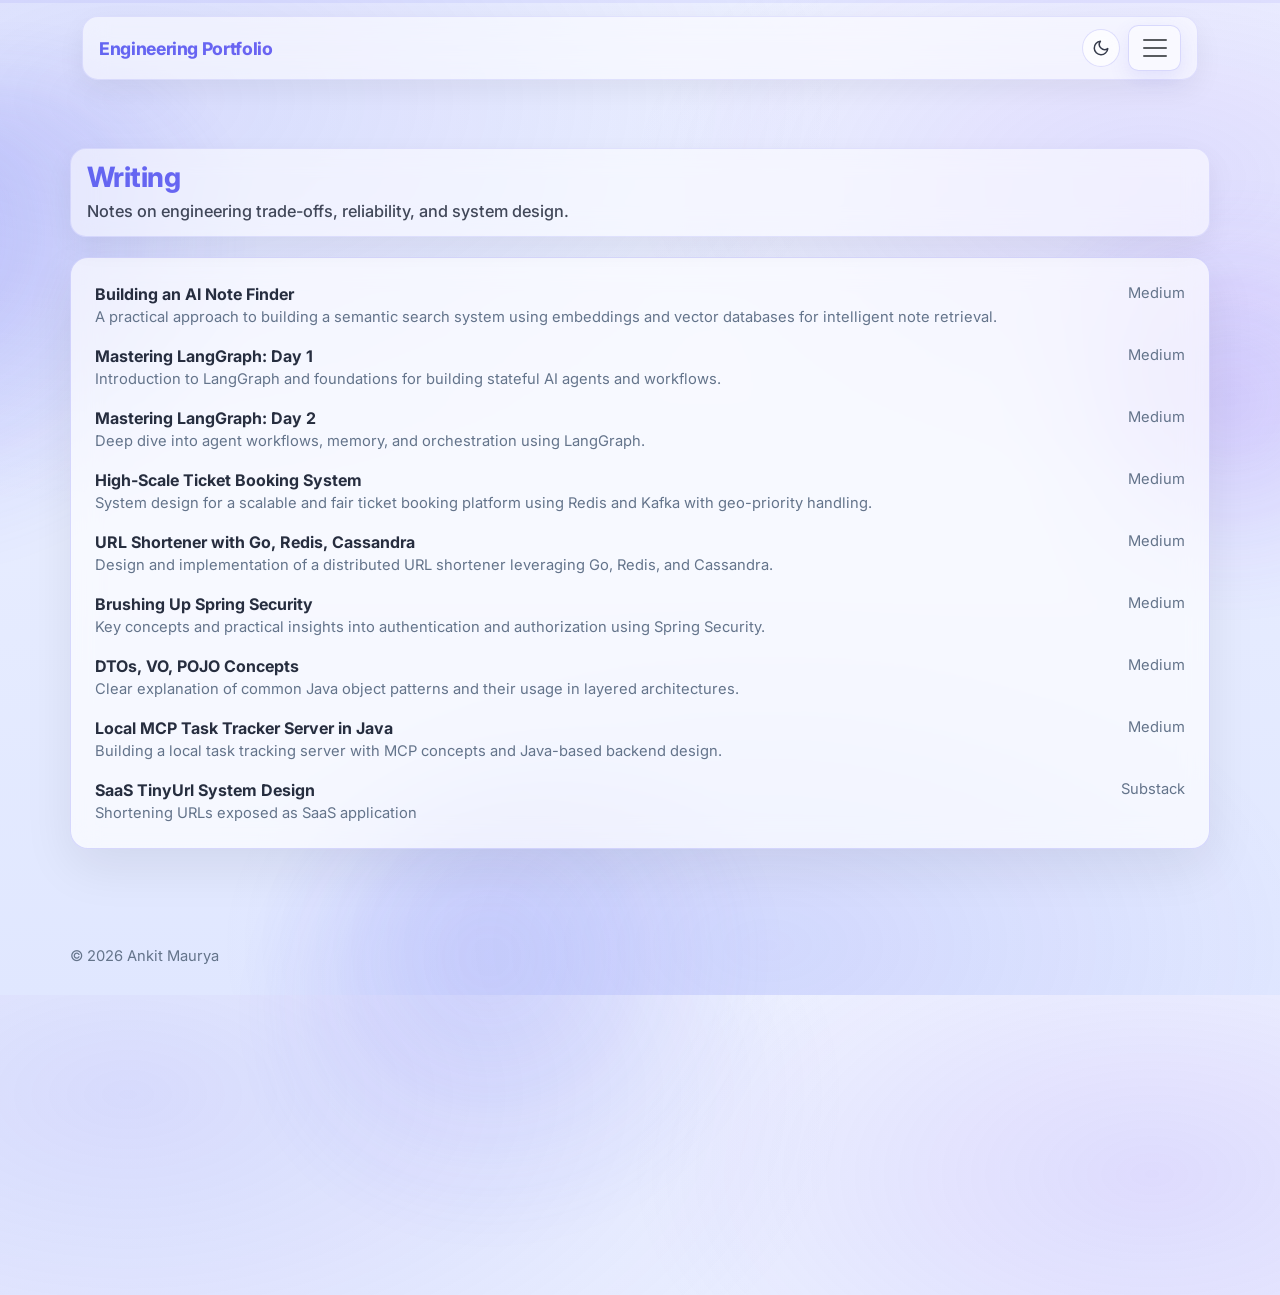
<file: writing.html>
<!doctype html>
<html lang="en">
  <head>
    <meta charset="utf-8" />
    <meta name="viewport" content="width=device-width, initial-scale=1" />
    <meta name="description" content="Writing — notes on engineering trade-offs, reliability, and system design." />
    <title>Writing · Portfolio</title>

    <!-- Inter font -->
    <link rel="preconnect" href="https://fonts.googleapis.com" />
    <link rel="preconnect" href="https://fonts.gstatic.com" crossorigin />
    <link
      href="https://fonts.googleapis.com/css2?family=Inter:wght@400;500;600;700&display=swap"
      rel="stylesheet"
    />

    <!-- Bootstrap 5 -->
    <link
      href="https://cdn.jsdelivr.net/npm/bootstrap@5.3.3/dist/css/bootstrap.min.css"
      rel="stylesheet"
      integrity="sha384-QWTKZyjpPEjISv5WaRU9OFeRpok6YctnYmDr5pNlyT2bRjXh0JMhjY6hW+ALEwIH"
      crossorigin="anonymous"
    />

    <link rel="stylesheet" href="assets/styles.css" />
  </head>
  <body>
    <div class="page">
      <div class="blob blob-1"></div>
      <div class="blob blob-2"></div>
      <div class="blob blob-3"></div>

      <div id="siteHeader"></div>

      <main id="top">
        <section id="writing" class="container section">
          <div class="section-head-sticky">
            <h1 class="section-title">Writing</h1>
            <p class="section-subtitle">Notes on engineering trade-offs, reliability, and system design.</p>
          </div>

          <div class="glass-card p-4">
            <div id="writingList" class="list-clean d-grid gap-3"></div>
          </div>
        </section>
      </main>

      <div id="siteFooter"></div>
    </div>

    <script
      src="https://cdn.jsdelivr.net/npm/bootstrap@5.3.3/dist/js/bootstrap.bundle.min.js"
      integrity="sha384-YvpcrYf0tY3lHB60NNkmXc5s9fDVZLESaAA55NDzOxhy9GkcIdslK1eN7N6jIeHz"
      crossorigin="anonymous"
    ></script>
    <script src="assets/writing.js"></script>
    <script src="assets/layout.js" defer></script>
    <script src="assets/scroll-ui.js" defer></script>
    <script src="assets/app.js"></script>
  </body>
</html>
</file>
<file: assets/styles.css>
:root {
  --bg0: #eef2ff;
  --bg1: #e0e7ff;
  --ink: #0f172a; /* slate-900 */
  --muted: #475569; /* slate-600 */
  --muted2: #64748b; /* slate-500 */
  --brand: #6366f1; /* indigo-500 */
  --brand2: #8b5cf6; /* violet-500 */

  /* Surfaces */
  --card: rgba(255, 255, 255, 0.66);
  --stroke: rgba(99, 102, 241, 0.22);
  --stroke-strong: rgba(99, 102, 241, 0.32);
  --shadow: 0 18px 50px rgba(2, 6, 23, 0.08);
  --shadow-soft: 0 10px 28px rgba(2, 6, 23, 0.06);
  --shadow-float: 0 26px 80px rgba(2, 6, 23, 0.14);
  --radius: 18px;

  /* Rounded glass bars: top nav, section headings, hero kicker (not full pill) */
  --bar-glass-bg: rgba(255, 255, 255, 0.55);
  --bar-glass-border: 1px solid rgba(99, 102, 241, 0.14);
  --bar-glass-blur: 12px;
  --bar-glass-radius: 16px;
  --bar-glass-shadow: var(--shadow-soft);

  --sticky-section-top: 0.75rem;
  --scroll-progress-height: 3px;
}

html {
  scroll-behavior: smooth;
  scroll-padding-top: calc(var(--sticky-section-top) + env(safe-area-inset-top, 0px));
}

body {
  font-family: Inter, system-ui, -apple-system, Segoe UI, Roboto, Arial, sans-serif;
  color: var(--ink);
  background:
    radial-gradient(1200px 680px at 10% 10%, rgba(99, 102, 241, 0.16), transparent 60%),
    radial-gradient(900px 520px at 90% 18%, rgba(139, 92, 246, 0.14), transparent 58%),
    radial-gradient(1000px 600px at 60% 95%, rgba(99, 102, 241, 0.12), transparent 55%),
    linear-gradient(180deg, var(--bg0), var(--bg1));
  min-height: 100vh;
}

.page {
  position: relative;
  overflow-x: clip;
  min-height: 100vh;
  display: flex;
  flex-direction: column;
}

.page > main {
  flex: 1 0 auto;
}

/* Fixed scroll progress (above content; below Bootstrap modals at 1055) */
.scroll-progress-fixed {
  position: fixed;
  top: env(safe-area-inset-top, 0px);
  left: 0;
  right: 0;
  height: var(--scroll-progress-height);
  z-index: 1040;
  background: rgba(99, 102, 241, 0.09);
  pointer-events: none;
}

.scroll-progress-fill {
  height: 100%;
  width: 0%;
  background: linear-gradient(90deg, #6366f1 0%, #7c3aed 45%, #8b5cf6 72%, #a855f7 100%);
  border-radius: 0 2px 2px 0;
  box-shadow: 0 0 12px rgba(99, 102, 241, 0.32);
  will-change: width;
}

/* Site header: navbar in normal document flow (#siteHeader) */
.blob {
  position: absolute;
  filter: blur(36px);
  opacity: 0.9;
  transform: translateZ(0);
  pointer-events: none;
}
.blob.blob-1 {
  width: 520px;
  height: 520px;
  left: -240px;
  top: 80px;
  background: radial-gradient(circle at 30% 30%, rgba(99, 102, 241, 0.34), rgba(99, 102, 241, 0) 62%);
  border-radius: 999px;
}
.blob.blob-2 {
  width: 540px;
  height: 360px;
  right: -220px;
  top: 220px;
  background: radial-gradient(circle at 50% 50%, rgba(139, 92, 246, 0.28), rgba(139, 92, 246, 0) 62%);
  border-radius: 999px;
}
.blob.blob-3 {
  width: 520px;
  height: 520px;
  left: 22%;
  bottom: -300px;
  background: radial-gradient(circle at 40% 35%, rgba(99, 102, 241, 0.22), rgba(99, 102, 241, 0) 60%);
  border-radius: 999px;
}

.nav-glass {
  background: var(--bar-glass-bg);
  border: var(--bar-glass-border);
  backdrop-filter: blur(var(--bar-glass-blur));
  -webkit-backdrop-filter: blur(var(--bar-glass-blur));
  border-radius: var(--bar-glass-radius);
  box-shadow: var(--bar-glass-shadow);
}

/* Section / page heading bars — same glass + corner radius as top nav */
.section-head-sticky {
  position: sticky;
  top: calc(var(--sticky-section-top) + env(safe-area-inset-top, 0px));
  z-index: 3;
  padding: 0.75rem 1rem;
  margin-bottom: 1.25rem;
  background: var(--bar-glass-bg);
  border: var(--bar-glass-border);
  backdrop-filter: blur(var(--bar-glass-blur));
  -webkit-backdrop-filter: blur(var(--bar-glass-blur));
  border-radius: var(--bar-glass-radius);
  box-shadow: var(--bar-glass-shadow);
}

.section-head-sticky .section-title {
  font-weight: 750;
  letter-spacing: -0.02em;
  line-height: 1.15;
  background: linear-gradient(135deg, rgba(99, 102, 241, 1), rgba(139, 92, 246, 1));
  -webkit-background-clip: text;
  background-clip: text;
  color: transparent;
}

.section-head-sticky .section-subtitle {
  color: rgba(15, 23, 42, 0.78);
  font-weight: 500;
  font-size: clamp(0.88rem, 1.1vw + 0.82rem, 1.02rem);
  line-height: 1.5;
  margin-top: 0.35rem;
}

.nav-glass .container-fluid {
  row-gap: 0;
}

.site-nav-brand-wrap {
  flex: 1 1 auto;
  min-width: 0;
}

.site-nav-brand {
  display: block;
  font-weight: 750;
  letter-spacing: -0.02em;
  font-size: clamp(0.95rem, 2.5vw, 1.1rem);
  line-height: 1.2;
  padding-top: 0.35rem;
  padding-bottom: 0.35rem;
  white-space: nowrap;
  overflow: hidden;
  text-overflow: ellipsis;
}

/* Bootstrap .navbar-brand color would hide the gradient title */
.navbar.nav-glass .navbar-brand.site-nav-brand.grad-text {
  background: linear-gradient(135deg, rgba(99, 102, 241, 1), rgba(139, 92, 246, 1));
  -webkit-background-clip: text;
  background-clip: text;
  color: transparent !important;
}

.nav-glass:has(.nav-collapse-panel.show) {
  border-radius: var(--bar-glass-radius);
}

.nav-toggler-glass {
  padding: 0.45rem 0.65rem;
  border-radius: calc(var(--bar-glass-radius) * 0.65);
  border: 1px solid rgba(99, 102, 241, 0.22) !important;
  background: rgba(255, 255, 255, 0.45) !important;
  box-shadow: 0 8px 20px rgba(99, 102, 241, 0.12);
  transition: background-color 0.2s ease, box-shadow 0.2s ease, transform 0.2s ease;
}

.nav-toggler-glass:hover {
  background: rgba(255, 255, 255, 0.65) !important;
  box-shadow: 0 12px 26px rgba(99, 102, 241, 0.16);
}

.nav-toggler-glass:focus-visible {
  outline: none;
  box-shadow: 0 0 0 3px rgba(99, 102, 241, 0.25), 0 12px 26px rgba(99, 102, 241, 0.14);
}

.nav-collapse-panel {
  flex-basis: 100%;
  flex-grow: 1;
}

.nav-collapse-panel .site-nav-menu {
  flex-direction: column;
  align-items: stretch;
  width: 100%;
}

@media (min-width: 768px) {
  .nav-collapse-panel .site-nav-menu {
    flex-direction: row;
    flex-wrap: wrap;
    justify-content: flex-end;
    align-items: center;
    width: auto;
  }
}

.nav-collapse-panel:not(.show) {
  border-top: 1px solid transparent;
}

.nav-collapse-panel.show {
  margin-top: 0.65rem;
  padding-top: 0.35rem;
  border-top: 1px solid rgba(99, 102, 241, 0.14);
}

.nav-pill .nav-link {
  border-radius: var(--bar-glass-radius);
  color: rgba(15, 23, 42, 0.82);
  font-weight: 600;
  padding: 0.55rem 0.9rem;
  transition: background-color 0.22s ease, transform 0.22s ease, box-shadow 0.22s ease, color 0.22s ease;
}
.nav-pill .nav-link:hover,
.nav-pill .nav-link:focus {
  background: rgba(99, 102, 241, 0.12);
  color: rgba(15, 23, 42, 0.92);
  box-shadow: 0 10px 22px rgba(99, 102, 241, 0.14);
  transform: translateY(-1px);
}

.section {
  padding: 4.25rem 0;
}

.section-title {
  letter-spacing: -0.02em;
  font-weight: 700;
  font-size: clamp(1.25rem, 1.5vw + 1rem, 1.75rem);
  margin: 0;
}

.section-subtitle {
  color: var(--muted);
  margin-top: 0.2rem;
  margin-bottom: 0;
  line-height: 1.45;
}

.hero {
  padding-top: 6.25rem;
  padding-bottom: 3.75rem;
}

.kicker {
  display: inline-flex;
  align-items: center;
  gap: 0.5rem;
  padding: 0.45rem 0.9rem;
  border-radius: var(--bar-glass-radius);
  background: var(--bar-glass-bg);
  border: var(--bar-glass-border);
  backdrop-filter: blur(var(--bar-glass-blur));
  -webkit-backdrop-filter: blur(var(--bar-glass-blur));
  box-shadow: var(--bar-glass-shadow);
  color: rgba(15, 23, 42, 0.82);
  font-weight: 600;
  font-size: clamp(0.86rem, 0.5vw + 0.82rem, 0.9rem);
  letter-spacing: -0.01em;
}

.grad-text {
  background: linear-gradient(135deg, rgba(99, 102, 241, 1), rgba(139, 92, 246, 1));
  -webkit-background-clip: text;
  background-clip: text;
  color: transparent;
}

.headline {
  letter-spacing: -0.04em;
  font-weight: 750;
  line-height: 1.06;
  font-size: clamp(2.25rem, 4vw + 1rem, 3.75rem);
  margin: 0.9rem 0 0.9rem;
}

.lead {
  color: var(--muted);
  font-size: 1.08rem;
  line-height: 1.65;
  max-width: 58ch;
  margin: 0;
}

.bio {
  max-width: none;
}

.bio-text {
  color: var(--muted);
  font-size: 1.02rem;
  line-height: 1.75;
  margin: 0;
}

.timeline {
  position: relative;
  display: grid;
  gap: 1.1rem;
  padding-left: 1.25rem;
}

.timeline::before {
  content: "";
  position: absolute;
  left: 0.45rem;
  top: 0.35rem;
  bottom: 0.35rem;
  width: 2px;
  background: linear-gradient(180deg, rgba(99, 102, 241, 0.55), rgba(139, 92, 246, 0.35));
  border-radius: 999px;
}

.timeline-item {
  position: relative;
  display: grid;
  grid-template-columns: 9.5rem 0.9rem 1fr;
  align-items: start;
  gap: 0.85rem;
}

.timeline-year {
  font-weight: 700;
  letter-spacing: -0.01em;
  color: rgba(15, 23, 42, 0.86);
}

.timeline-dot {
  width: 0.9rem;
  height: 0.9rem;
  border-radius: 999px;
  background: rgba(255, 255, 255, 0.8);
  border: 2px solid rgba(99, 102, 241, 0.65);
  box-shadow: 0 10px 22px rgba(99, 102, 241, 0.18);
  margin-top: 0.2rem;
}

.timeline-content .meta {
  margin-top: 0.15rem;
}

.btn-primary {
  --bs-btn-bg: var(--brand);
  --bs-btn-border-color: rgba(99, 102, 241, 0.35);
  --bs-btn-hover-bg: #5255ee;
  --bs-btn-hover-border-color: rgba(99, 102, 241, 0.55);
  --bs-btn-active-bg: #4b4ee8;
  --bs-btn-active-border-color: rgba(99, 102, 241, 0.65);
  box-shadow: 0 14px 34px rgba(99, 102, 241, 0.22);
}

.btn-ghost {
  background: rgba(255, 255, 255, 0.55);
  border: 1px solid rgba(99, 102, 241, 0.2);
  backdrop-filter: blur(10px);
  -webkit-backdrop-filter: blur(10px);
  color: rgba(15, 23, 42, 0.84);
  font-weight: 700;
  transition: transform 0.22s ease, box-shadow 0.22s ease, background-color 0.22s ease;
}
.btn-ghost:hover,
.btn-ghost:focus {
  background: rgba(255, 255, 255, 0.72);
  box-shadow: 0 14px 32px rgba(2, 6, 23, 0.08);
  transform: translateY(-1px);
  color: rgba(15, 23, 42, 0.92);
}

/* Floating cards */
.glass-card {
  background: var(--card);
  border: 1px solid var(--stroke);
  border-radius: var(--radius);
  box-shadow: var(--shadow);
  backdrop-filter: blur(14px);
  -webkit-backdrop-filter: blur(14px);
}

.hover-lift {
  transition:
    transform 0.28s cubic-bezier(0.22, 1, 0.36, 1),
    box-shadow 0.28s ease,
    border-color 0.28s ease,
    background-color 0.28s ease;
}
.hover-lift:hover {
  transform: translateY(-5px) scale(1.008);
  box-shadow: var(--shadow-float);
  border-color: var(--stroke-strong);
}

.learning-card,
.js-modal-card {
  cursor: pointer;
}

.js-modal-card:focus-visible,
.learning-card:focus-visible {
  outline: none;
  box-shadow: 0 0 0 4px rgba(99, 102, 241, 0.18), var(--shadow);
  border-color: var(--stroke-strong);
}

.meta {
  color: var(--muted2);
  font-size: 0.92rem;
}

.chip {
  display: inline-flex;
  align-items: center;
  gap: 0.4rem;
  padding: 0.2rem 0.55rem;
  border-radius: 999px;
  border: 1px solid rgba(99, 102, 241, 0.18);
  background: rgba(255, 255, 255, 0.5);
  color: rgba(15, 23, 42, 0.76);
  font-weight: 600;
  font-size: 0.82rem;
}

.divider {
  height: 1px;
  background: linear-gradient(90deg, transparent, rgba(99, 102, 241, 0.28), transparent);
  margin: 1.2rem 0;
}

.list-clean a {
  text-decoration: none;
  color: rgba(15, 23, 42, 0.9);
}
.list-clean a:hover {
  color: rgba(99, 102, 241, 1);
}

/* Modals: more elegant floating feel */
.modal-backdrop.show {
  opacity: 0.32;
}

.modal-content {
  background: rgba(255, 255, 255, 0.78);
  border: 1px solid rgba(99, 102, 241, 0.22);
  backdrop-filter: blur(18px);
  -webkit-backdrop-filter: blur(18px);
  border-radius: 18px;
  box-shadow: 0 34px 120px rgba(2, 6, 23, 0.22);
}

.resume-pdf-shell {
  min-height: 50vh;
}

.resume-pdf-frame {
  display: block;
  width: 100%;
  height: min(72vh, 880px);
  border: 0;
  background: rgba(255, 255, 255, 0.5);
}

@media (max-width: 575.98px) {
  .resume-pdf-frame {
    height: min(65vh, 720px);
  }
}

.footer {
  padding: 1.75rem 0 1.75rem;
  color: var(--muted2);
}

@media (max-width: 575.98px) {
  :root {
    --page-gutter: 1rem;
  }

  .page .container {
    padding-left: calc(var(--page-gutter) + env(safe-area-inset-left));
    padding-right: calc(var(--page-gutter) + env(safe-area-inset-right));
  }

  #siteHeader .site-header-bar-inner {
    padding-top: calc(0.75rem + env(safe-area-inset-top)) !important;
  }

  .navbar.nav-glass {
    padding: 0.5rem 0.75rem !important;
  }

  .nav-pill {
    flex-wrap: wrap;
    justify-content: flex-end;
  }

  .nav-pill .nav-link {
    padding: 0.45rem 0.7rem;
    font-size: 0.95rem;
  }

  .headline {
    font-size: clamp(1.9rem, 7vw, 2.6rem);
    line-height: 1.08;
  }

  .bio {
    padding: 1rem !important;
  }

  .bio-text {
    font-size: 1rem;
  }

  .timeline {
    padding-left: 1rem;
  }

  .timeline-item {
    grid-template-columns: 1fr;
    gap: 0.5rem;
    padding-left: 0.9rem;
  }

  .timeline::before {
    left: 0.25rem;
  }

  .timeline-dot {
    position: absolute;
    left: -0.2rem;
    top: 0.15rem;
  }

  .timeline-year {
    font-size: 0.95rem;
    color: rgba(15, 23, 42, 0.76);
  }

  .section {
    padding: 3.5rem 0;
  }
  .hero {
    padding-top: 5.5rem;
  }

  .section-head-sticky {
    padding: 0.65rem 0.85rem;
    margin-bottom: 1rem;
  }

  .section-head-sticky .section-subtitle {
    font-size: 0.92rem;
  }
}

@media (prefers-reduced-motion: reduce) {
  html {
    scroll-behavior: auto;
  }

  .hover-lift {
    transition: border-color 0.2s ease, box-shadow 0.2s ease, background-color 0.2s ease;
  }

  .hover-lift:hover {
    transform: none;
  }
}

/* Theme Toggle Button */
.theme-toggle-btn {
  width: 38px;
  height: 38px;
  border-radius: 50% !important;
  padding: 0 !important;
  display: inline-flex;
  align-items: center;
  justify-content: center;
}

.theme-toggle-btn .icon-sun {
  display: none;
}

/* =========================================
   Developer Mode (Terminal Theme) Overrides
   ========================================= */
html[data-theme="terminal"] {
  --bg0: #0B0B0B;
  --bg1: #000000;
  --ink: #FFFFFF;
  --muted: #8E8E93;
  --muted2: #8E8E93;
  --brand: #E97171;
  --brand2: #FFA3A3;

  --card: #000000;
  --stroke: #1C1C1E;
  --stroke-strong: #1C1C1E;
  --shadow: 0 4px 15px rgba(0, 0, 0, 0.4);
  --shadow-soft: none;
  --shadow-float: 0 8px 25px rgba(0, 0, 0, 0.6);
  --radius: 0px;

  --bar-glass-bg: #0B0B0B;
  --bar-glass-border: 1px solid #1C1C1E;
  --bar-glass-blur: 0px;
  --bar-glass-radius: 0px;
  --bar-glass-shadow: none;
}

html[data-theme="terminal"] body {
  font-family: "Fira Code", "JetBrains Mono", "Courier New", Courier, monospace !important;
  background: var(--bg0) !important;
  color: var(--ink) !important;
}

html[data-theme="terminal"] .blob {
  display: none !important;
}

html[data-theme="terminal"] .theme-toggle-btn {
  border-radius: 50% !important; /* Keep it round in dev mode */
}

html[data-theme="terminal"] .theme-toggle-btn .icon-moon {
  display: none;
}

html[data-theme="terminal"] .theme-toggle-btn .icon-sun {
  display: block;
}

/* Component Overrides & De-Glassmorphism */
html[data-theme="terminal"] .glass-card,
html[data-theme="terminal"] .nav-glass,
html[data-theme="terminal"] .section-head-sticky,
html[data-theme="terminal"] .kicker,
html[data-theme="terminal"] .modal-content,
html[data-theme="terminal"] .nav-toggler-glass {
  backdrop-filter: none !important;
  -webkit-backdrop-filter: none !important;
  background: var(--bg0) !important;
  border: 1px solid var(--stroke) !important;
  border-radius: 0 !important;
  box-shadow: var(--shadow) !important;
}

html[data-theme="terminal"] .navbar-toggler-icon {
  background-image: url("data:image/svg+xml,%3csvg xmlns='http://www.w3.org/2000/svg' viewBox='0 0 30 30'%3e%3cpath stroke='%23e0e0e0' stroke-linecap='round' stroke-miterlimit='round' stroke-width='2' d='M4 7h22M4 15h22M4 23h22'/%3e%3c/svg%3e") !important;
}

html[data-theme="terminal"] .timeline {
  padding-left: 0;
}

html[data-theme="terminal"] .timeline::before {
  display: none;
}

html[data-theme="terminal"] .timeline-item {
  display: block;
  margin-bottom: 1.5rem;
  border-left: 2px solid var(--stroke);
  padding-left: 1rem;
}

html[data-theme="terminal"] .timeline-dot {
  display: none;
}

html[data-theme="terminal"] .timeline-year {
  color: var(--brand) !important;
  margin-bottom: 0.25rem;
}

html[data-theme="terminal"] .timeline-year::before {
  content: "> ";
  color: var(--ink);
}

/* Terminal Progress Bar styles mapping chronologically */
html[data-theme="terminal"] .timeline-item:nth-child(1) .timeline-year::after { content: " [██████████] active"; color: var(--brand); font-weight: normal; margin-left: 0.5rem; }
html[data-theme="terminal"] .timeline-item:nth-child(2) .timeline-year::after { content: " [████████░░] done"; color: var(--muted); font-weight: normal; margin-left: 0.5rem; }
html[data-theme="terminal"] .timeline-item:nth-child(3) .timeline-year::after { content: " [██████░░░░] done"; color: var(--muted); font-weight: normal; margin-left: 0.5rem; }
html[data-theme="terminal"] .timeline-item:nth-child(4) .timeline-year::after { content: " [████░░░░░░] done"; color: var(--muted); font-weight: normal; margin-left: 0.5rem; }
html[data-theme="terminal"] .timeline-item:nth-child(5) .timeline-year::after { content: " [██░░░░░░░░] done"; color: var(--muted); font-weight: normal; margin-left: 0.5rem; }

html[data-theme="terminal"] .timeline-content {
  padding-left: 1.25rem;
}

html[data-theme="terminal"] .btn-primary,
html[data-theme="terminal"] .btn-ghost {
  border-radius: 0 !important;
  font-family: monospace;
  text-transform: uppercase;
  background: var(--bg0) !important;
  border: 1px solid var(--brand) !important;
  color: var(--brand) !important;
  backdrop-filter: none !important;
  -webkit-backdrop-filter: none !important;
}

html[data-theme="terminal"] .btn-primary:hover,
html[data-theme="terminal"] .btn-ghost:hover {
  background: var(--brand) !important;
  color: #000000 !important;
  box-shadow: 0 0 15px rgba(233, 113, 113, 0.3) !important;
}

html[data-theme="terminal"] .grad-text,
html[data-theme="terminal"] .section-head-sticky .section-title,
html[data-theme="terminal"] .section-title {
  background: none !important;
  -webkit-background-clip: initial !important;
  background-clip: initial !important;
  color: var(--brand) !important;
  -webkit-text-fill-color: var(--brand) !important;
}

html[data-theme="terminal"] .hover-lift:hover {
  transform: none !important;
  box-shadow: var(--shadow-float) !important;
}

html[data-theme="terminal"] .chip {
  background: var(--brand2);
  border: 1px solid var(--brand2);
  color: #000000;
  border-radius: 0;
}

/* Fix hardcoded dark text colors in Developer Mode */
html[data-theme="terminal"] .list-clean a,
html[data-theme="terminal"] a.fw-bold,
html[data-theme="terminal"] a.fw-semibold {
  color: var(--ink) !important;
}

html[data-theme="terminal"] .list-clean a:hover,
html[data-theme="terminal"] a.fw-bold:hover,
html[data-theme="terminal"] a.fw-semibold:hover {
  color: var(--brand) !important;
}

html[data-theme="terminal"] .section-head-sticky .section-subtitle,
html[data-theme="terminal"] .kicker,
html[data-theme="terminal"] .timeline-year,
html[data-theme="terminal"] .nav-pill .nav-link {
  color: var(--muted) !important;
}

html[data-theme="terminal"] .nav-pill .nav-link:hover,
html[data-theme="terminal"] .nav-pill .nav-link.active {
  color: var(--ink) !important;
}

/* Terminal Status Badge */
.dev-status-badge {
  display: none;
}

html[data-theme="terminal"] .dev-status-badge {
  display: inline-flex;
  align-items: center;
  gap: 0.4rem;
  font-size: clamp(0.85rem, 2vw, 1.1rem);
  font-weight: normal;
  color: #00ff00;
  margin-left: 0.75rem;
  vertical-align: middle;
  letter-spacing: normal;
}

html[data-theme="terminal"] .dev-status-badge .status-dot {
  display: inline-block;
  width: 10px;
  height: 10px;
  background-color: #00ff00;
  border-radius: 50%;
  box-shadow: 0 0 8px #00ff00;
  animation: blink 2s infinite ease-in-out;
}

@keyframes blink {
  0%, 100% { opacity: 1; }
  50% { opacity: 0.4; }
}

/* Terminal Scroll Progress */
html[data-theme="terminal"] .scroll-progress-fixed {
  background: var(--bg1) !important;
}

html[data-theme="terminal"] .scroll-progress-fill {
  background: var(--brand) !important;
  box-shadow: 0 0 10px var(--brand) !important;
  border-radius: 0 !important;
}
</file>
